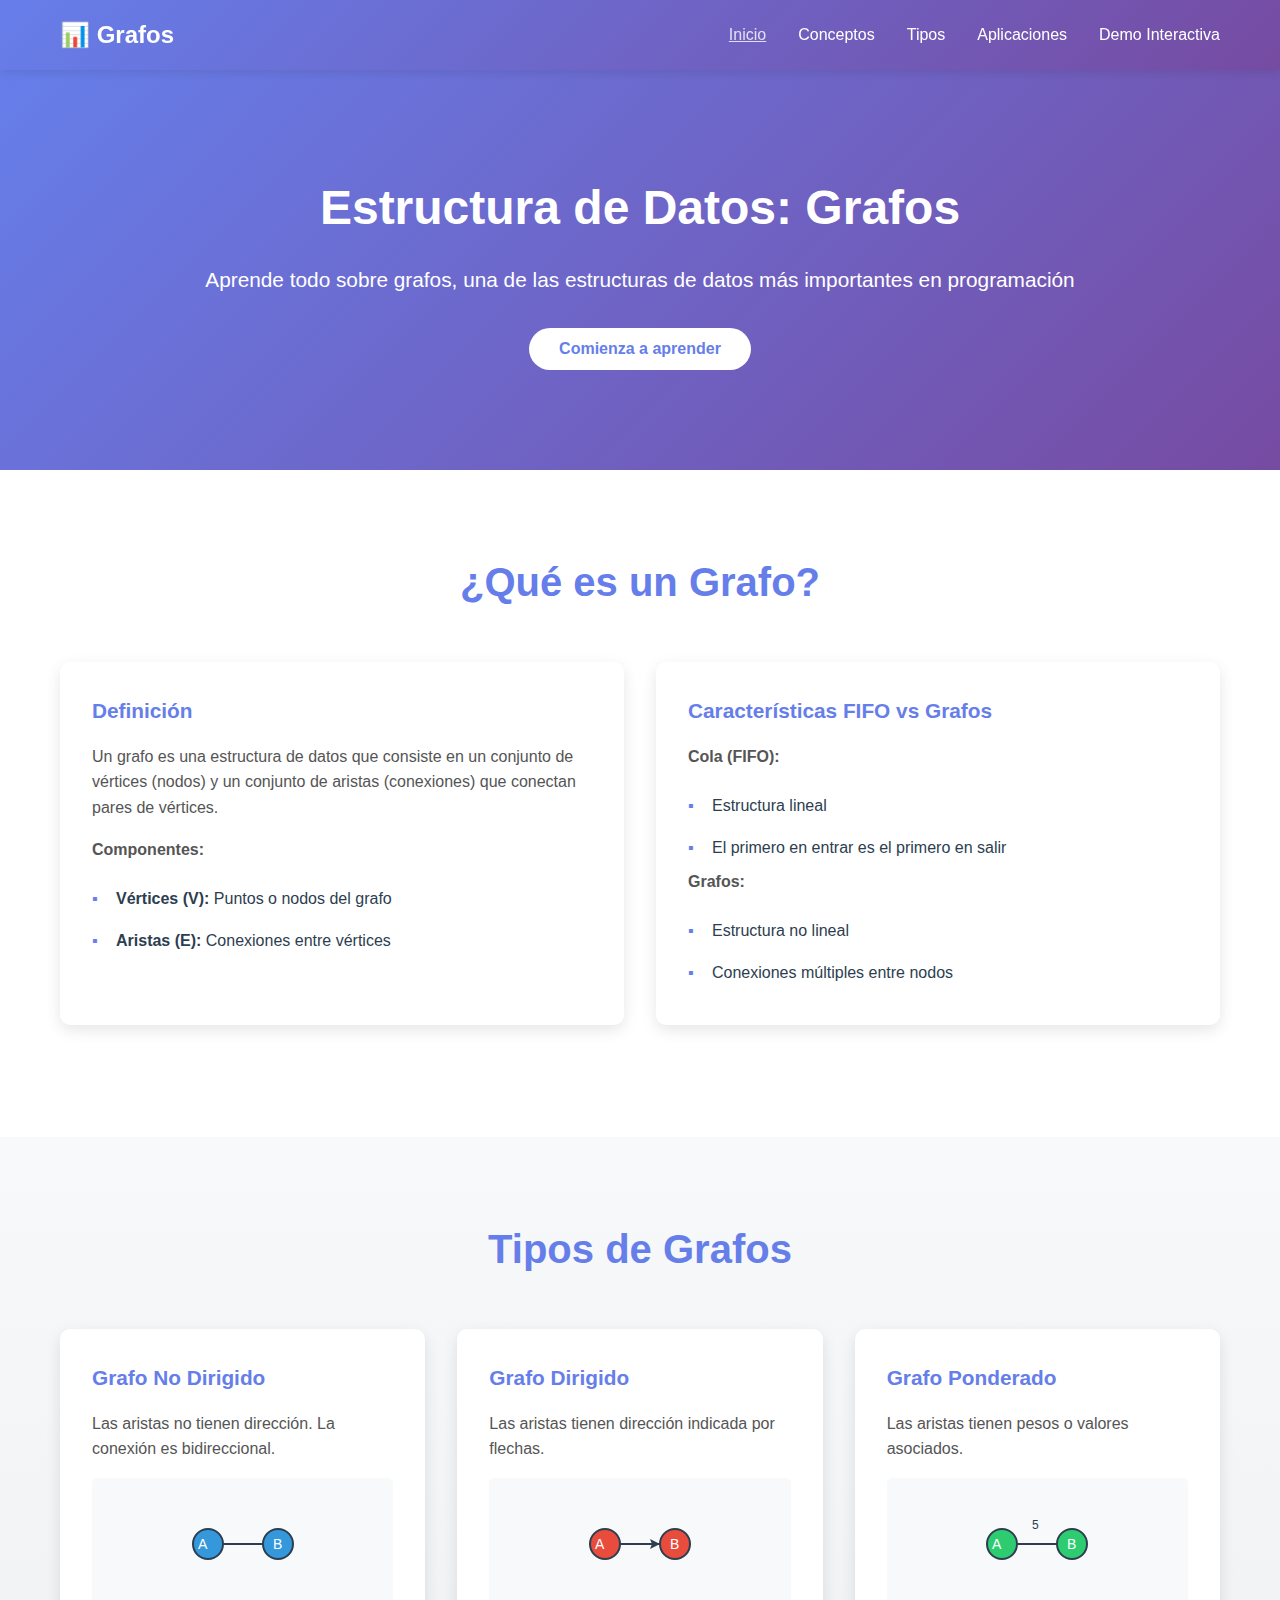
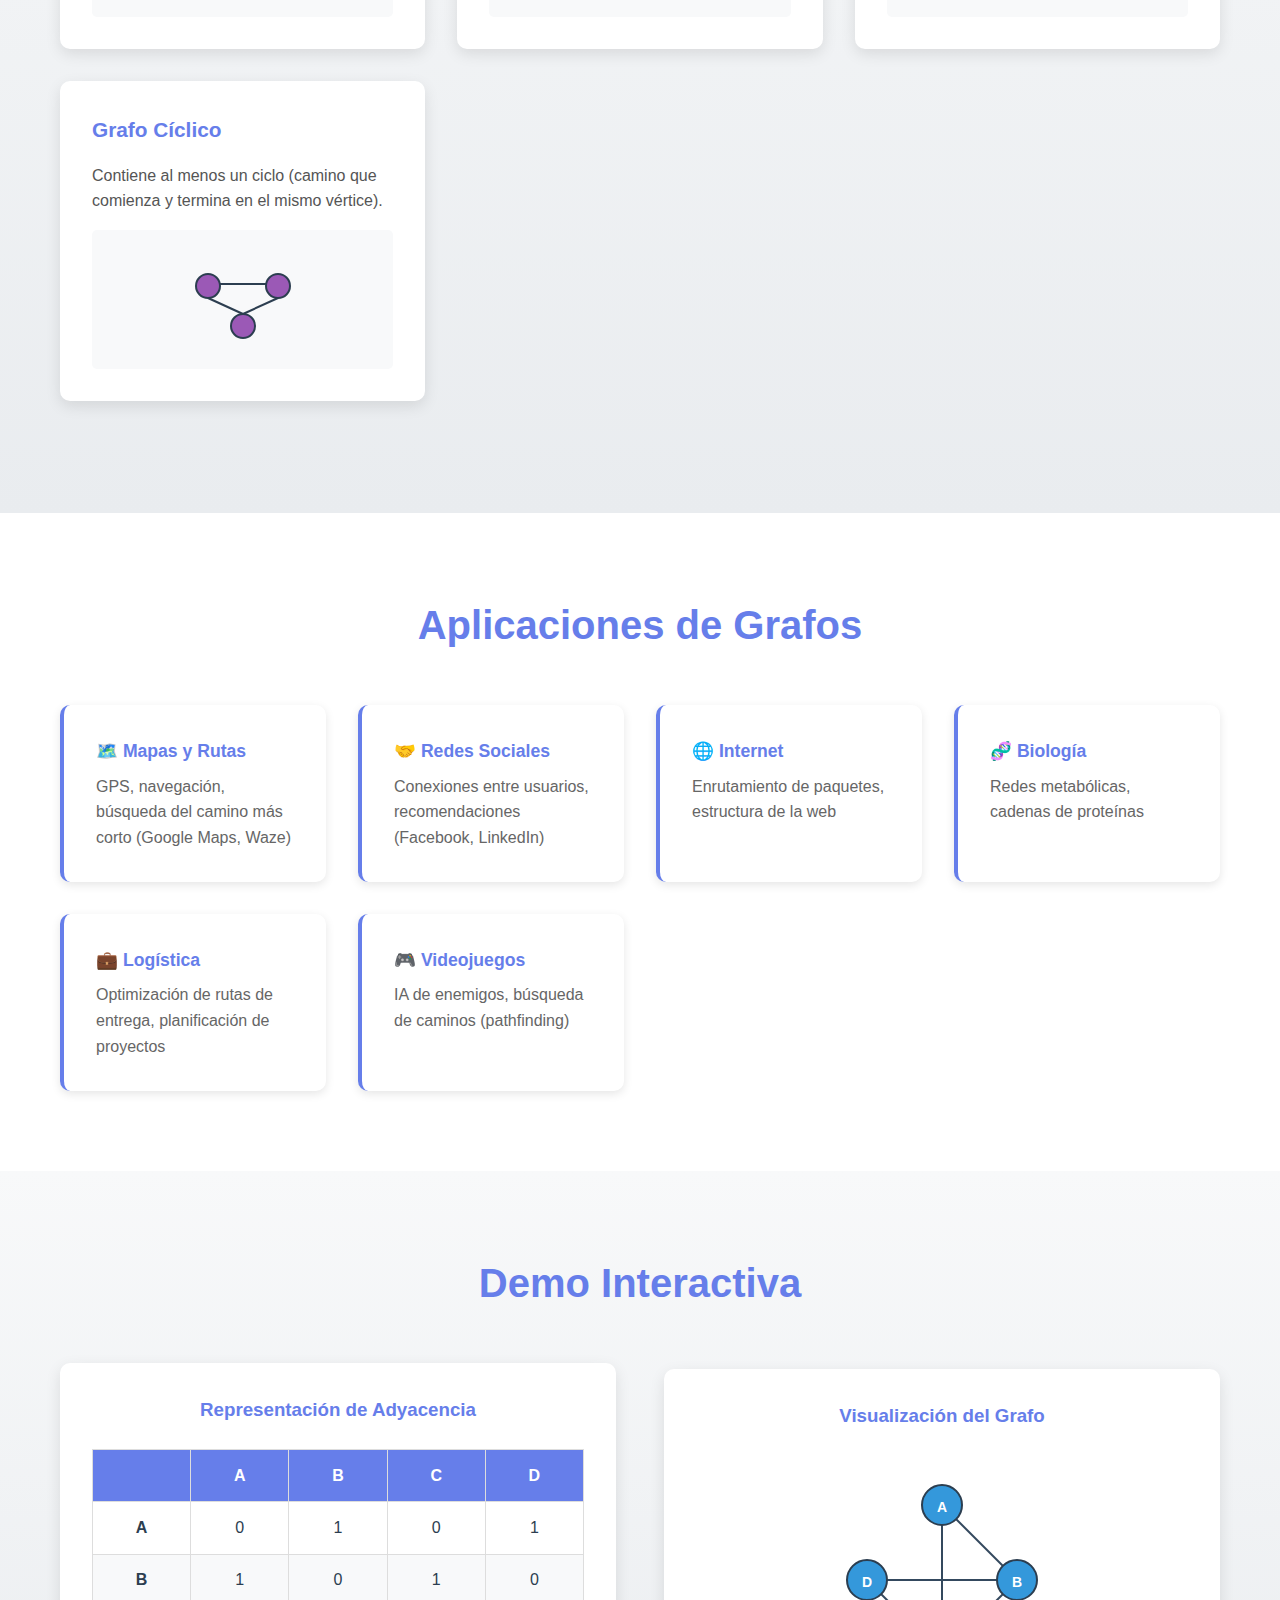
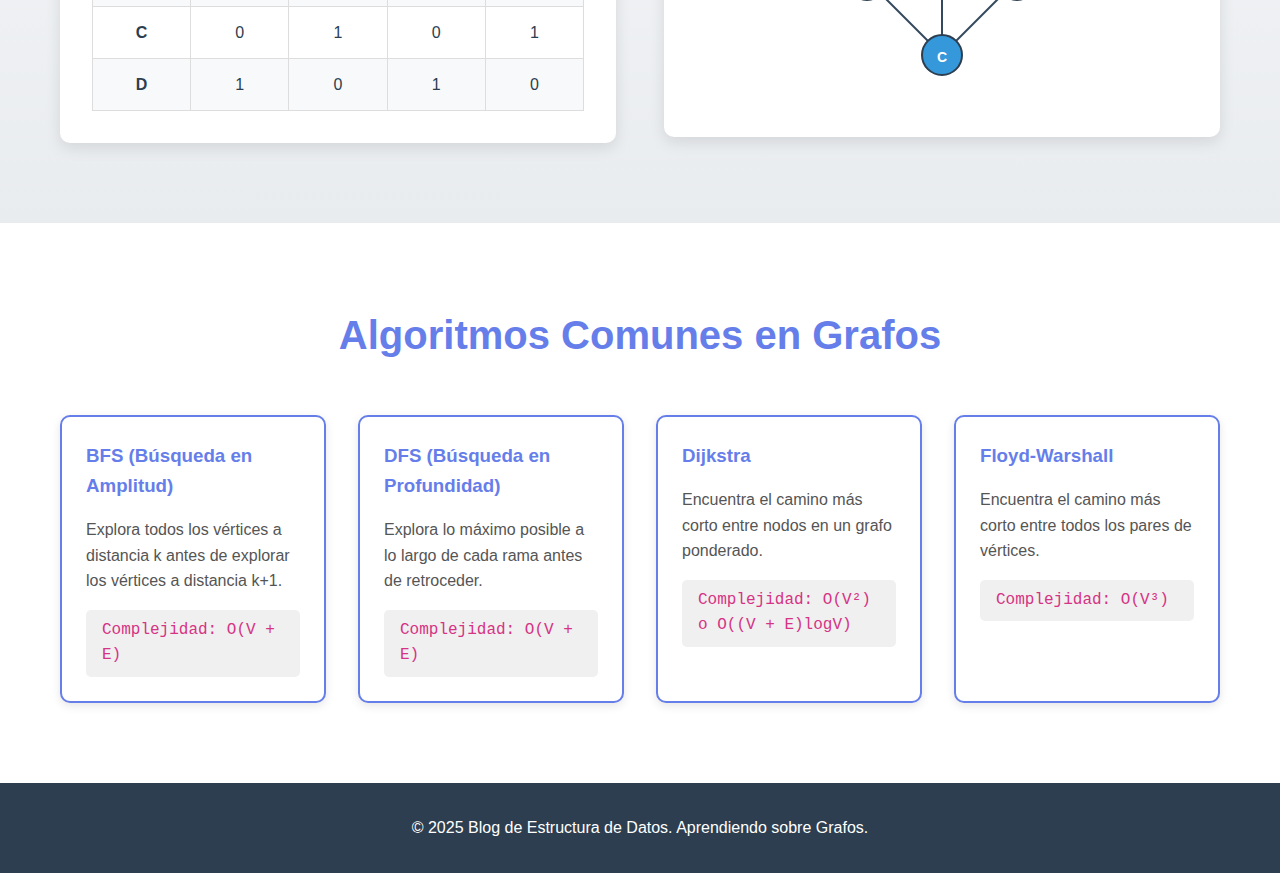
<file: index.html>
<!DOCTYPE html>
<html lang="es">
<head>
    <meta charset="UTF-8">
    <meta name="viewport" content="width=device-width, initial-scale=1.0">
    <title>Blog - Estructura de Datos: Grafos</title>
    <link rel="stylesheet" href="styles.css">
</head>
<body>
    <nav class="navbar">
        <div class="container">
            <div class="logo">📊 Grafos</div>
            <ul class="nav-menu">
                <li><a href="#inicio" class="active">Inicio</a></li>
                <li><a href="#conceptos">Conceptos</a></li>
                <li><a href="#tipos">Tipos</a></li>
                <li><a href="#aplicaciones">Aplicaciones</a></li>
                <li><a href="#demo">Demo Interactiva</a></li>
            </ul>
        </div>
    </nav>

    <section id="inicio" class="hero">
        <div class="container">
            <h1>Estructura de Datos: Grafos</h1>
            <p>Aprende todo sobre grafos, una de las estructuras de datos más importantes en programación</p>
            <button class="btn-primary" onclick="scrollToSection('conceptos')">Comienza a aprender</button>
        </div>
    </section>

    <section id="conceptos" class="section">
        <div class="container">
            <h2>¿Qué es un Grafo?</h2>
            <div class="content-grid">
                <div class="card">
                    <h3>Definición</h3>
                    <p>Un grafo es una estructura de datos que consiste en un conjunto de vértices (nodos) y un conjunto de aristas (conexiones) que conectan pares de vértices.</p>
                    <p><strong>Componentes:</strong></p>
                    <ul>
                        <li><strong>Vértices (V):</strong> Puntos o nodos del grafo</li>
                        <li><strong>Aristas (E):</strong> Conexiones entre vértices</li>
                    </ul>
                </div>
                <div class="card">
                    <h3>Características FIFO vs Grafos</h3>
                    <p><strong>Cola (FIFO):</strong></p>
                    <ul>
                        <li>Estructura lineal</li>
                        <li>El primero en entrar es el primero en salir</li>
                    </ul>
                    <p><strong>Grafos:</strong></p>
                    <ul>
                        <li>Estructura no lineal</li>
                        <li>Conexiones múltiples entre nodos</li>
                    </ul>
                </div>
            </div>
        </div>
    </section>

    <section id="tipos" class="section alternate">
        <div class="container">
            <h2>Tipos de Grafos</h2>
            <div class="content-grid">
                <div class="card">
                    <h3>Grafo No Dirigido</h3>
                    <p>Las aristas no tienen dirección. La conexión es bidireccional.</p>
                    <div class="example">
                        <svg width="150" height="100" viewBox="0 0 150 100">
                            <circle cx="40" cy="50" r="15" fill="#3498db" stroke="#2c3e50" stroke-width="2"/>
                            <circle cx="110" cy="50" r="15" fill="#3498db" stroke="#2c3e50" stroke-width="2"/>
                            <line x1="55" y1="50" x2="95" y2="50" stroke="#2c3e50" stroke-width="2"/>
                            <text x="30" y="55" font-size="14" fill="#fff">A</text>
                            <text x="105" y="55" font-size="14" fill="#fff">B</text>
                        </svg>
                    </div>
                </div>
                <div class="card">
                    <h3>Grafo Dirigido</h3>
                    <p>Las aristas tienen dirección indicada por flechas.</p>
                    <div class="example">
                        <svg width="150" height="100" viewBox="0 0 150 100">
                            <circle cx="40" cy="50" r="15" fill="#e74c3c" stroke="#2c3e50" stroke-width="2"/>
                            <circle cx="110" cy="50" r="15" fill="#e74c3c" stroke="#2c3e50" stroke-width="2"/>
                            <line x1="55" y1="50" x2="95" y2="50" stroke="#2c3e50" stroke-width="2"/>
                            <polygon points="95,50 85,45 87,50 85,55" fill="#2c3e50"/>
                            <text x="30" y="55" font-size="14" fill="#fff">A</text>
                            <text x="105" y="55" font-size="14" fill="#fff">B</text>
                        </svg>
                    </div>
                </div>
                <div class="card">
                    <h3>Grafo Ponderado</h3>
                    <p>Las aristas tienen pesos o valores asociados.</p>
                    <div class="example">
                        <svg width="150" height="100" viewBox="0 0 150 100">
                            <circle cx="40" cy="50" r="15" fill="#2ecc71" stroke="#2c3e50" stroke-width="2"/>
                            <circle cx="110" cy="50" r="15" fill="#2ecc71" stroke="#2c3e50" stroke-width="2"/>
                            <line x1="55" y1="50" x2="95" y2="50" stroke="#2c3e50" stroke-width="2"/>
                            <text x="30" y="55" font-size="14" fill="#fff">A</text>
                            <text x="105" y="55" font-size="14" fill="#fff">B</text>
                            <text x="70" y="35" font-size="12" fill="#2c3e50">5</text>
                        </svg>
                    </div>
                </div>
                <div class="card">
                    <h3>Grafo Cíclico</h3>
                    <p>Contiene al menos un ciclo (camino que comienza y termina en el mismo vértice).</p>
                    <div class="example">
                        <svg width="150" height="100" viewBox="0 0 150 100">
                            <circle cx="40" cy="40" r="12" fill="#9b59b6" stroke="#2c3e50" stroke-width="2"/>
                            <circle cx="110" cy="40" r="12" fill="#9b59b6" stroke="#2c3e50" stroke-width="2"/>
                            <circle cx="75" cy="80" r="12" fill="#9b59b6" stroke="#2c3e50" stroke-width="2"/>
                            <line x1="52" y1="38" x2="98" y2="38" stroke="#2c3e50" stroke-width="2"/>
                            <line x1="40" y1="52" x2="75" y2="68" stroke="#2c3e50" stroke-width="2"/>
                            <line x1="110" y1="52" x2="75" y2="68" stroke="#2c3e50" stroke-width="2"/>
                        </svg>
                    </div>
                </div>
            </div>
        </div>
    </section>

    <section id="aplicaciones" class="section">
        <div class="container">
            <h2>Aplicaciones de Grafos</h2>
            <div class="applications">
                <div class="app-item">
                    <h3>🗺️ Mapas y Rutas</h3>
                    <p>GPS, navegación, búsqueda del camino más corto (Google Maps, Waze)</p>
                </div>
                <div class="app-item">
                    <h3>🤝 Redes Sociales</h3>
                    <p>Conexiones entre usuarios, recomendaciones (Facebook, LinkedIn)</p>
                </div>
                <div class="app-item">
                    <h3>🌐 Internet</h3>
                    <p>Enrutamiento de paquetes, estructura de la web</p>
                </div>
                <div class="app-item">
                    <h3>🧬 Biología</h3>
                    <p>Redes metabólicas, cadenas de proteínas</p>
                </div>
                <div class="app-item">
                    <h3>💼 Logística</h3>
                    <p>Optimización de rutas de entrega, planificación de proyectos</p>
                </div>
                <div class="app-item">
                    <h3>🎮 Videojuegos</h3>
                    <p>IA de enemigos, búsqueda de caminos (pathfinding)</p>
                </div>
            </div>
        </div>
    </section>

    <section id="demo" class="section alternate">
        <div class="container">
            <h2>Demo Interactiva</h2>
            <div class="demo-container">
                <div class="demo-left">
                    <h3>Representación de Adyacencia</h3>
                    <div class="adjacency-matrix">
                        <table>
                            <thead>
                                <tr>
                                    <th></th>
                                    <th>A</th>
                                    <th>B</th>
                                    <th>C</th>
                                    <th>D</th>
                                </tr>
                            </thead>
                            <tbody>
                                <tr>
                                    <td><strong>A</strong></td>
                                    <td>0</td>
                                    <td>1</td>
                                    <td>0</td>
                                    <td>1</td>
                                </tr>
                                <tr>
                                    <td><strong>B</strong></td>
                                    <td>1</td>
                                    <td>0</td>
                                    <td>1</td>
                                    <td>0</td>
                                </tr>
                                <tr>
                                    <td><strong>C</strong></td>
                                    <td>0</td>
                                    <td>1</td>
                                    <td>0</td>
                                    <td>1</td>
                                </tr>
                                <tr>
                                    <td><strong>D</strong></td>
                                    <td>1</td>
                                    <td>0</td>
                                    <td>1</td>
                                    <td>0</td>
                                </tr>
                            </tbody>
                        </table>
                    </div>
                </div>
                <div class="demo-right">
                    <h3>Visualización del Grafo</h3>
                    <svg width="250" height="250" viewBox="0 0 250 250" class="graph-visualization">
                        <!-- Aristas -->
                        <line x1="125" y1="50" x2="200" y2="125" stroke="#34495e" stroke-width="2"/>
                        <line x1="125" y1="50" x2="125" y2="200" stroke="#34495e" stroke-width="2"/>
                        <line x1="200" y1="125" x2="125" y2="200" stroke="#34495e" stroke-width="2"/>
                        <line x1="50" y1="125" x2="125" y2="200" stroke="#34495e" stroke-width="2"/>
                        <line x1="50" y1="125" x2="200" y2="125" stroke="#34495e" stroke-width="2"/>
                        
                        <!-- Vértices -->
                        <circle cx="125" cy="50" r="20" fill="#3498db" stroke="#2c3e50" stroke-width="2"/>
                        <circle cx="200" cy="125" r="20" fill="#3498db" stroke="#2c3e50" stroke-width="2"/>
                        <circle cx="125" cy="200" r="20" fill="#3498db" stroke="#2c3e50" stroke-width="2"/>
                        <circle cx="50" cy="125" r="20" fill="#3498db" stroke="#2c3e50" stroke-width="2"/>
                        
                        <!-- Etiquetas -->
                        <text x="125" y="57" text-anchor="middle" font-size="14" fill="#fff" font-weight="bold">A</text>
                        <text x="200" y="132" text-anchor="middle" font-size="14" fill="#fff" font-weight="bold">B</text>
                        <text x="125" y="207" text-anchor="middle" font-size="14" fill="#fff" font-weight="bold">C</text>
                        <text x="50" y="132" text-anchor="middle" font-size="14" fill="#fff" font-weight="bold">D</text>
                    </svg>
                </div>
            </div>
        </div>
    </section>

    <section class="section">
        <div class="container">
            <h2>Algoritmos Comunes en Grafos</h2>
            <div class="algorithms">
                <div class="algo-card">
                    <h3>BFS (Búsqueda en Amplitud)</h3>
                    <p>Explora todos los vértices a distancia k antes de explorar los vértices a distancia k+1.</p>
                    <code>Complejidad: O(V + E)</code>
                </div>
                <div class="algo-card">
                    <h3>DFS (Búsqueda en Profundidad)</h3>
                    <p>Explora lo máximo posible a lo largo de cada rama antes de retroceder.</p>
                    <code>Complejidad: O(V + E)</code>
                </div>
                <div class="algo-card">
                    <h3>Dijkstra</h3>
                    <p>Encuentra el camino más corto entre nodos en un grafo ponderado.</p>
                    <code>Complejidad: O(V²) o O((V + E)logV)</code>
                </div>
                <div class="algo-card">
                    <h3>Floyd-Warshall</h3>
                    <p>Encuentra el camino más corto entre todos los pares de vértices.</p>
                    <code>Complejidad: O(V³)</code>
                </div>
            </div>
        </div>
    </section>

    <footer>
        <div class="container">
            <p>&copy; 2025 Blog de Estructura de Datos. Aprendiendo sobre Grafos.</p>
        </div>
    </footer>

    <script src="script.js"></script>
</body>
</html>
</file>
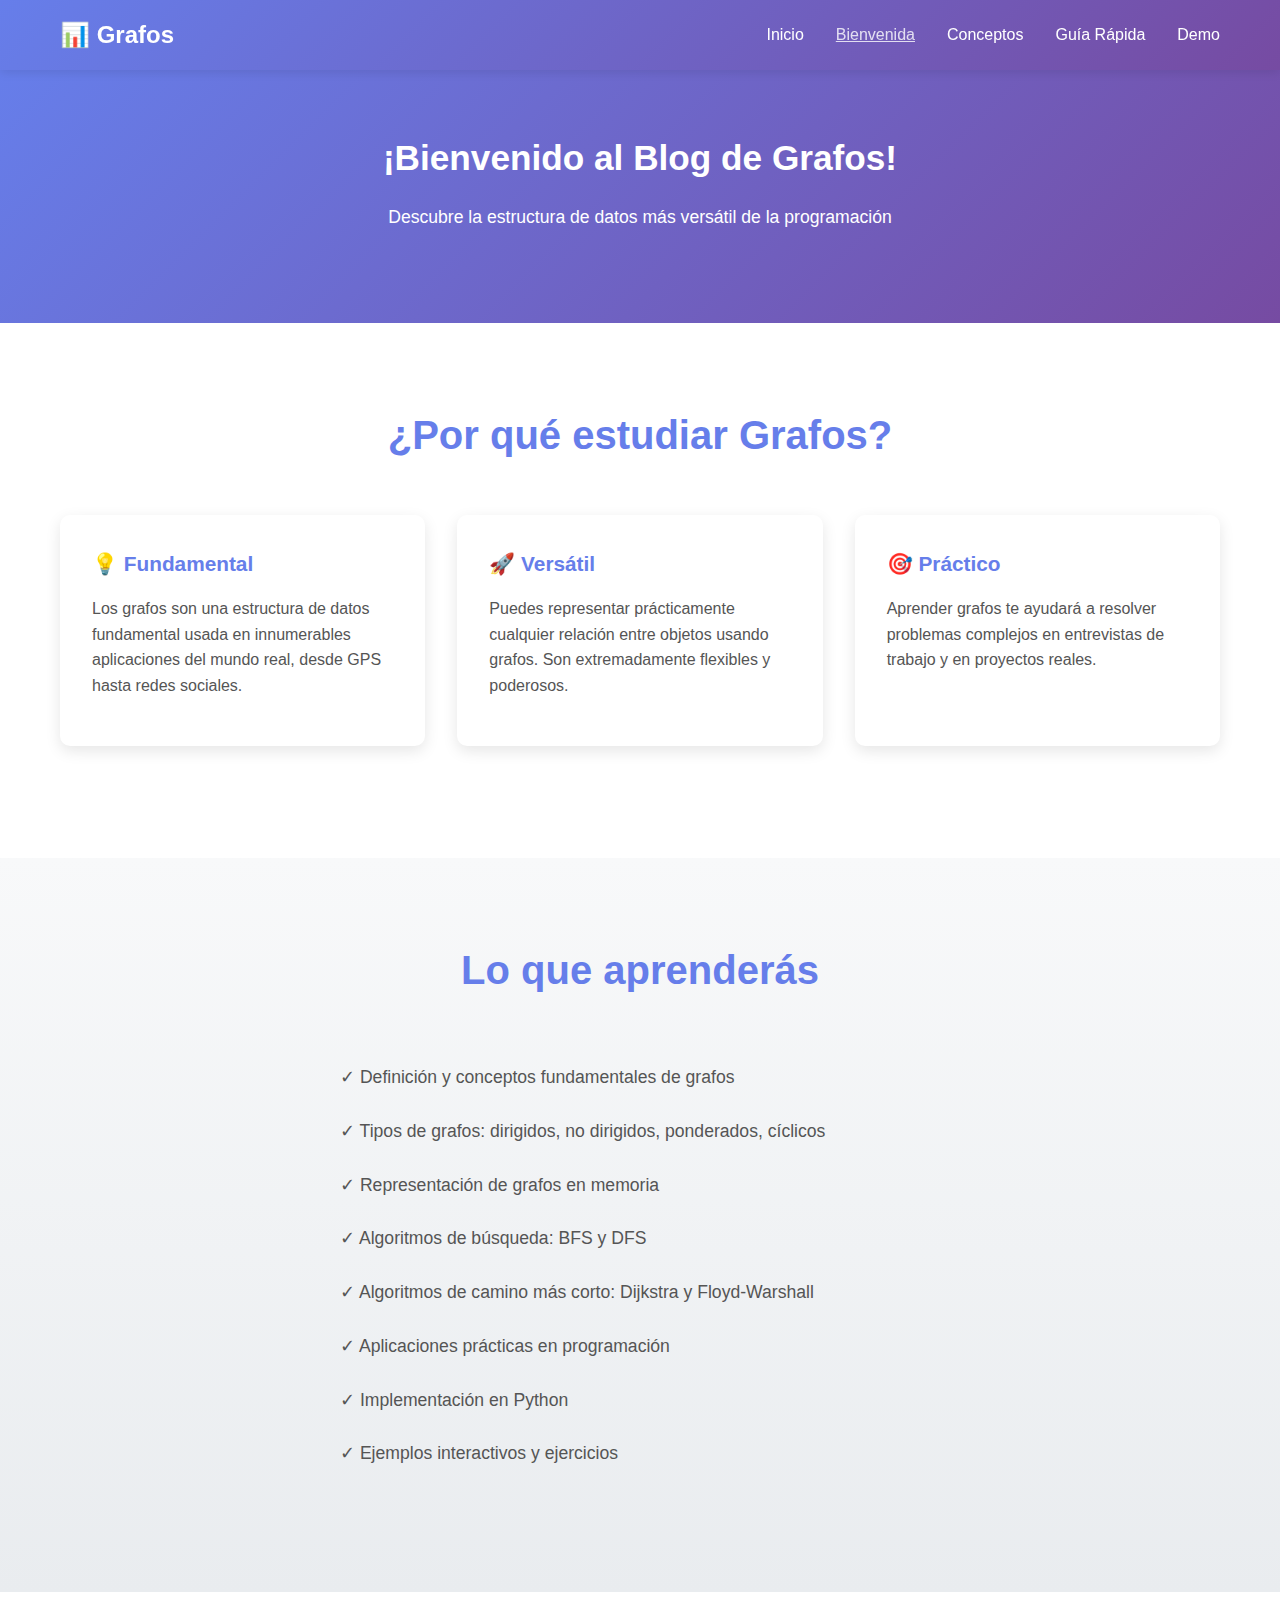
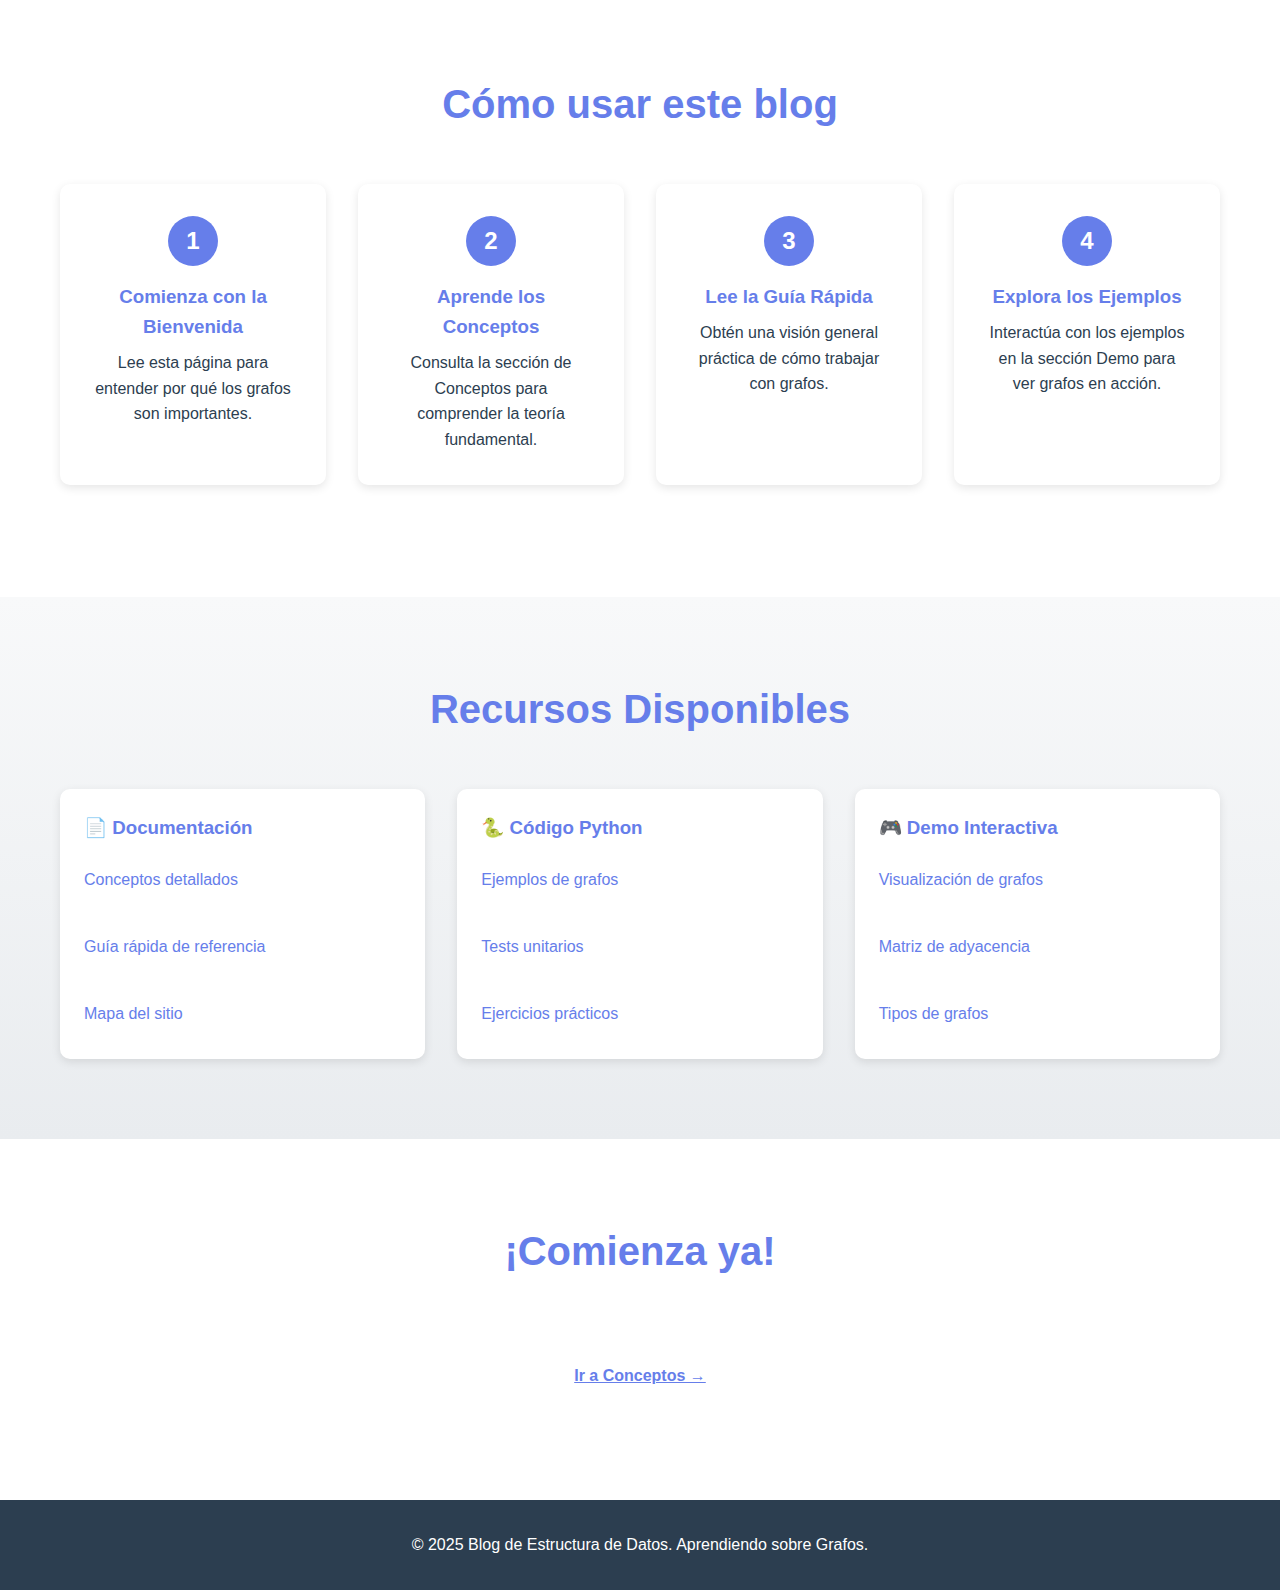
<file: bienvenida.html>
<!DOCTYPE html>
<html lang="es">
<head>
    <meta charset="UTF-8">
    <meta name="viewport" content="width=device-width, initial-scale=1.0">
    <title>Bienvenida - Blog Grafos</title>
    <link rel="stylesheet" href="styles.css">
</head>
<body>
    <nav class="navbar">
        <div class="container">
            <div class="logo">📊 Grafos</div>
            <ul class="nav-menu">
                <li><a href="indice.html">Inicio</a></li>
                <li><a href="bienvenida.html" class="active">Bienvenida</a></li>
                <li><a href="conceptos.html">Conceptos</a></li>
                <li><a href="guia_rapida.html">Guía Rápida</a></li>
                <li><a href="index.html">Demo</a></li>
            </ul>
        </div>
    </nav>

    <section class="hero-welcome">
        <div class="container">
            <h1>¡Bienvenido al Blog de Grafos!</h1>
            <p>Descubre la estructura de datos más versátil de la programación</p>
        </div>
    </section>

    <section class="section">
        <div class="container">
            <h2>¿Por qué estudiar Grafos?</h2>
            <div class="content-grid">
                <div class="card">
                    <h3>💡 Fundamental</h3>
                    <p>Los grafos son una estructura de datos fundamental usada en innumerables aplicaciones del mundo real, desde GPS hasta redes sociales.</p>
                </div>
                <div class="card">
                    <h3>🚀 Versátil</h3>
                    <p>Puedes representar prácticamente cualquier relación entre objetos usando grafos. Son extremadamente flexibles y poderosos.</p>
                </div>
                <div class="card">
                    <h3>🎯 Práctico</h3>
                    <p>Aprender grafos te ayudará a resolver problemas complejos en entrevistas de trabajo y en proyectos reales.</p>
                </div>
            </div>
        </div>
    </section>

    <section class="section alternate">
        <div class="container">
            <h2>Lo que aprenderás</h2>
            <ul class="learning-list">
                <li>✓ Definición y conceptos fundamentales de grafos</li>
                <li>✓ Tipos de grafos: dirigidos, no dirigidos, ponderados, cíclicos</li>
                <li>✓ Representación de grafos en memoria</li>
                <li>✓ Algoritmos de búsqueda: BFS y DFS</li>
                <li>✓ Algoritmos de camino más corto: Dijkstra y Floyd-Warshall</li>
                <li>✓ Aplicaciones prácticas en programación</li>
                <li>✓ Implementación en Python</li>
                <li>✓ Ejemplos interactivos y ejercicios</li>
            </ul>
        </div>
    </section>

    <section class="section">
        <div class="container">
            <h2>Cómo usar este blog</h2>
            <div class="how-to-grid">
                <div class="step-card">
                    <div class="step-number">1</div>
                    <h3>Comienza con la Bienvenida</h3>
                    <p>Lee esta página para entender por qué los grafos son importantes.</p>
                </div>
                <div class="step-card">
                    <div class="step-number">2</div>
                    <h3>Aprende los Conceptos</h3>
                    <p>Consulta la sección de Conceptos para comprender la teoría fundamental.</p>
                </div>
                <div class="step-card">
                    <div class="step-number">3</div>
                    <h3>Lee la Guía Rápida</h3>
                    <p>Obtén una visión general práctica de cómo trabajar con grafos.</p>
                </div>
                <div class="step-card">
                    <div class="step-number">4</div>
                    <h3>Explora los Ejemplos</h3>
                    <p>Interactúa con los ejemplos en la sección Demo para ver grafos en acción.</p>
                </div>
            </div>
        </div>
    </section>

    <section class="section alternate">
        <div class="container">
            <h2>Recursos Disponibles</h2>
            <div class="resources-grid">
                <div class="resource-card">
                    <h3>📄 Documentación</h3>
                    <p><a href="conceptos.html">Conceptos detallados</a><br>
                    <a href="guia_rapida.html">Guía rápida de referencia</a><br>
                    <a href="sitemap.md">Mapa del sitio</a></p>
                </div>
                <div class="resource-card">
                    <h3>🐍 Código Python</h3>
                    <p><a href="#grafo_ejemplos">Ejemplos de grafos</a><br>
                    <a href="#test_grafo">Tests unitarios</a><br>
                    <a href="#ejercicio">Ejercicios prácticos</a></p>
                </div>
                <div class="resource-card">
                    <h3>🎮 Demo Interactiva</h3>
                    <p><a href="index.html">Visualización de grafos</a><br>
                    <a href="index.html#demo">Matriz de adyacencia</a><br>
                    <a href="index.html#tipos">Tipos de grafos</a></p>
                </div>
            </div>
        </div>
    </section>

    <section class="section">
        <div class="container">
            <h2>¡Comienza ya!</h2>
            <div style="text-align: center; padding: 2rem;">
                <a href="conceptos.html" class="btn-primary">Ir a Conceptos →</a>
            </div>
        </div>
    </section>

    <footer>
        <div class="container">
            <p>&copy; 2025 Blog de Estructura de Datos. Aprendiendo sobre Grafos.</p>
        </div>
    </footer>

    <script src="script.js"></script>
</body>
</html>
</file>
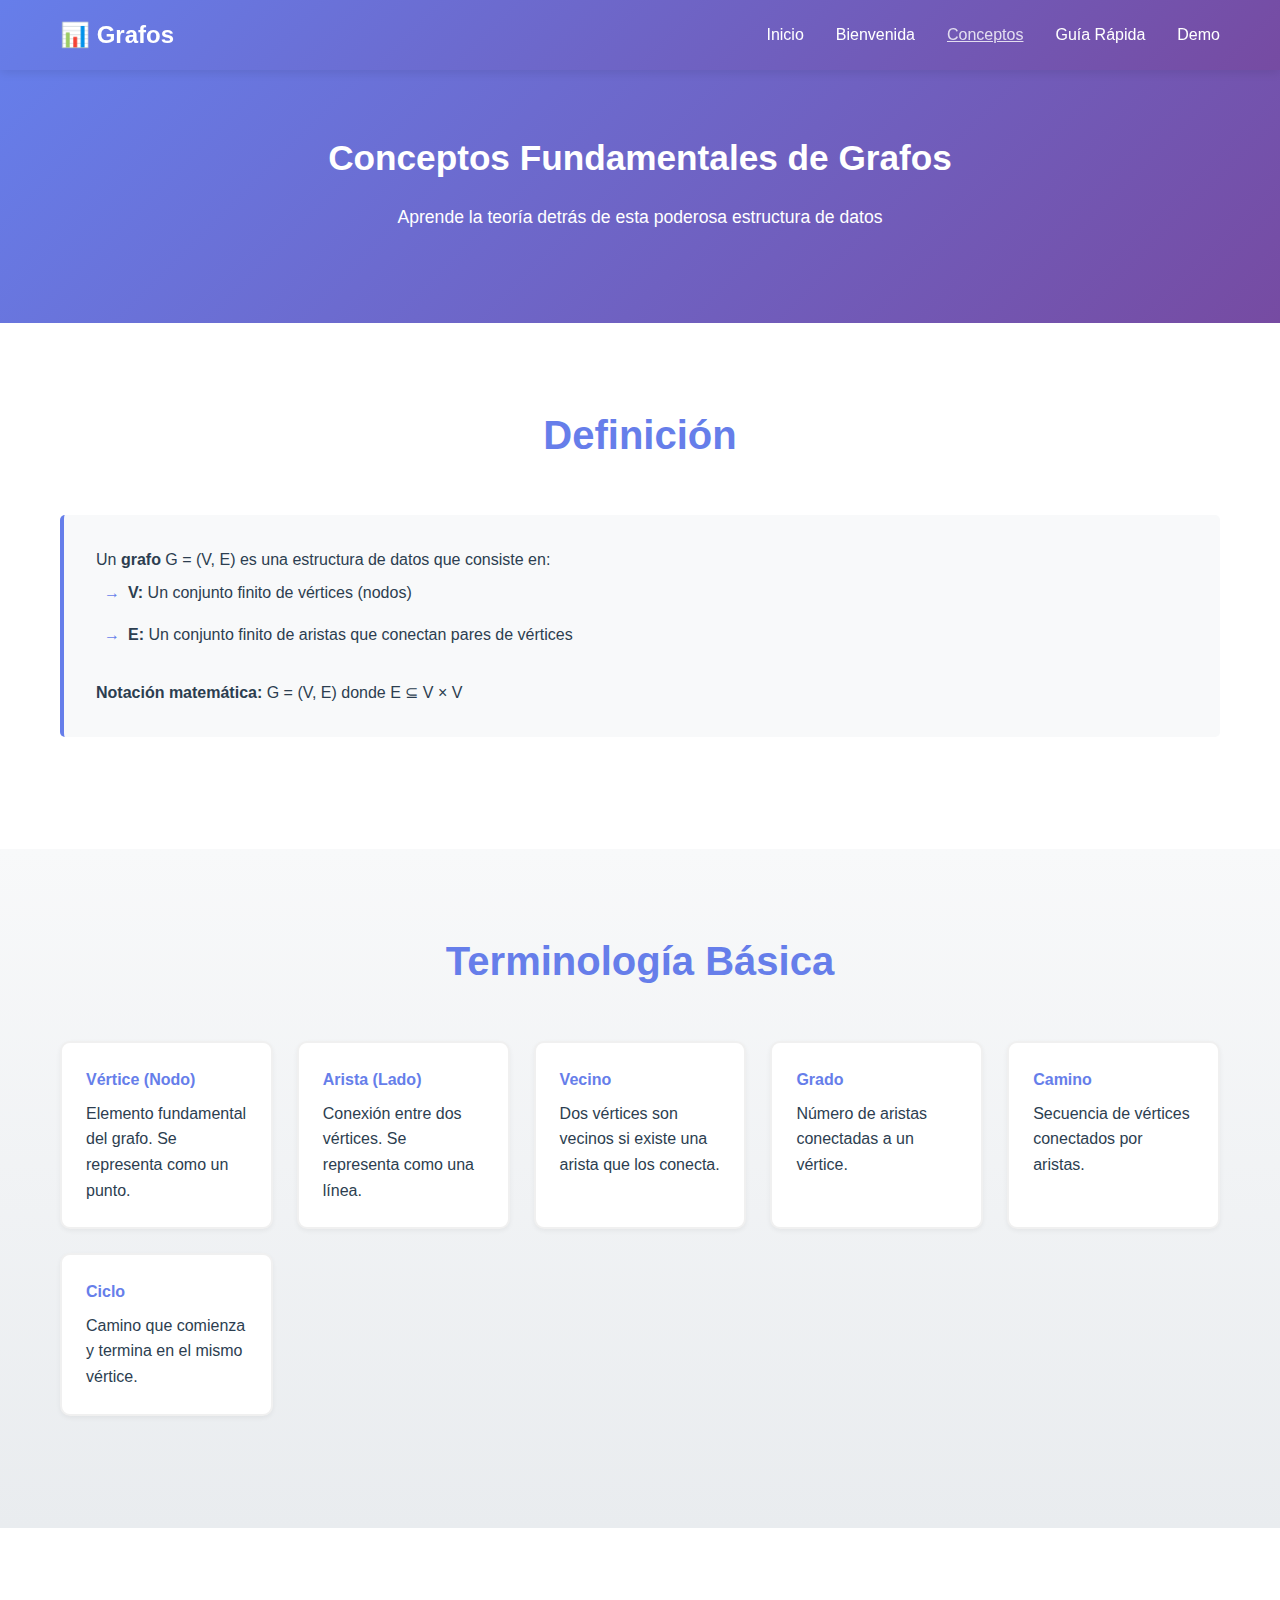
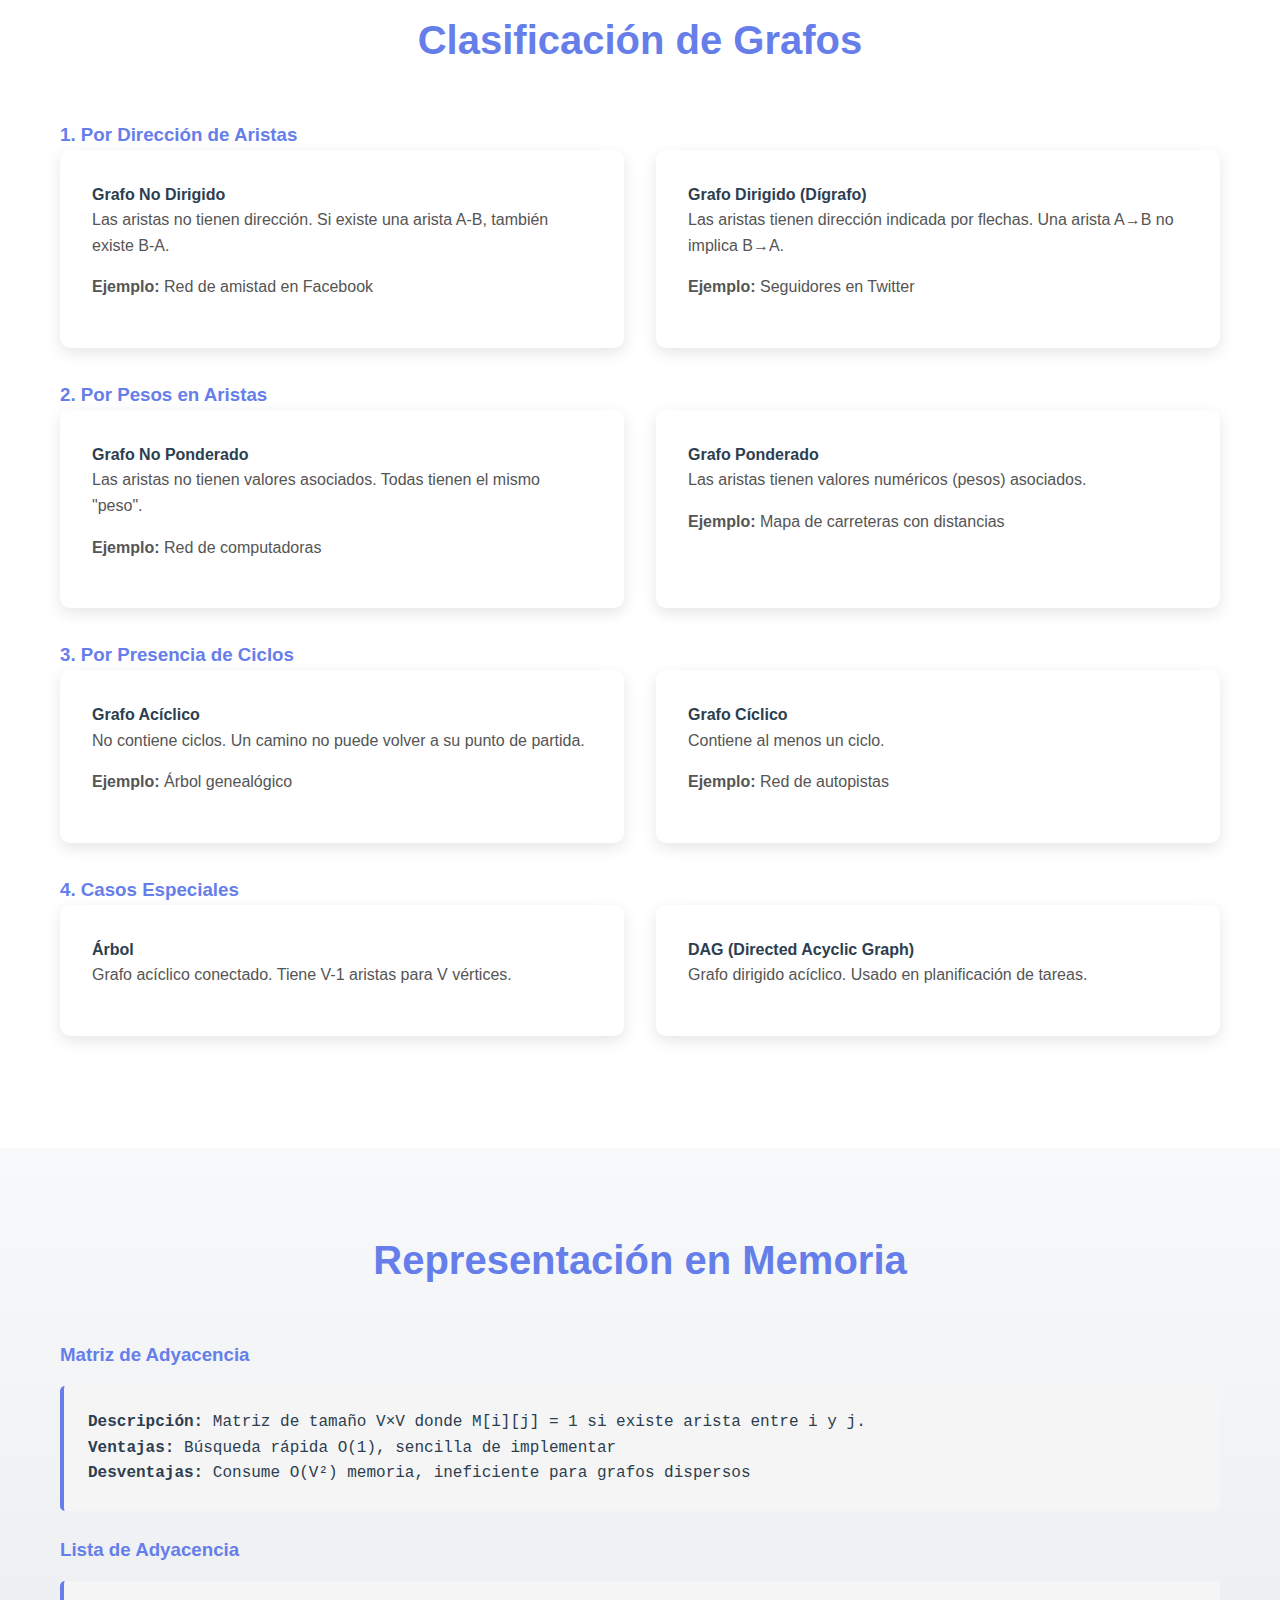
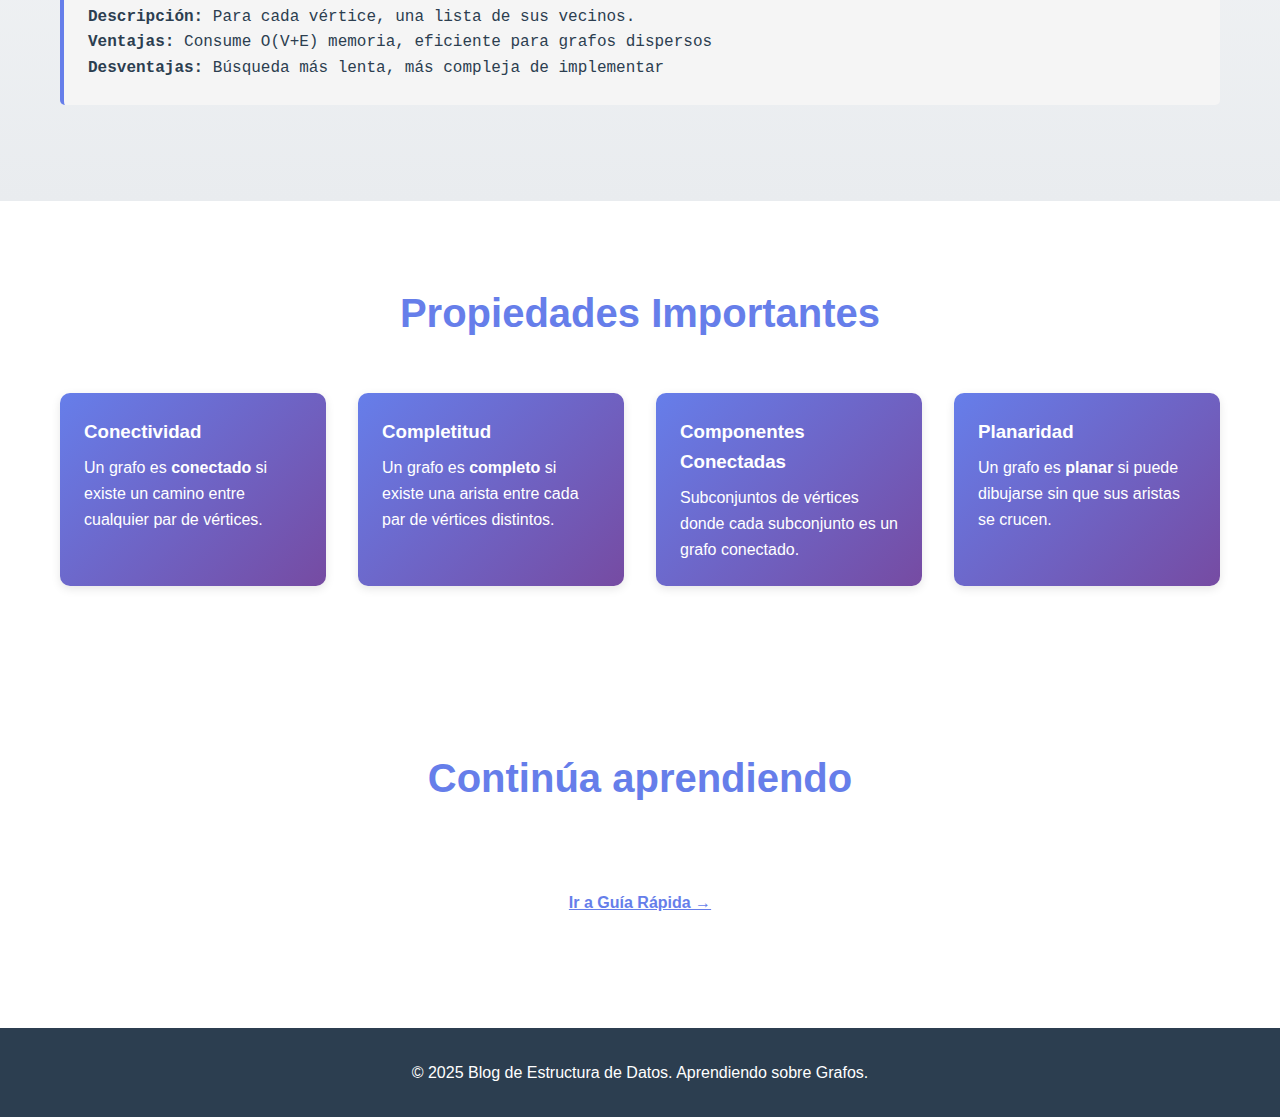
<file: conceptos.html>
<!DOCTYPE html>
<html lang="es">
<head>
    <meta charset="UTF-8">
    <meta name="viewport" content="width=device-width, initial-scale=1.0">
    <title>Conceptos - Blog Grafos</title>
    <link rel="stylesheet" href="styles.css">
</head>
<body>
    <nav class="navbar">
        <div class="container">
            <div class="logo">📊 Grafos</div>
            <ul class="nav-menu">
                <li><a href="indice.html">Inicio</a></li>
                <li><a href="bienvenida.html">Bienvenida</a></li>
                <li><a href="conceptos.html" class="active">Conceptos</a></li>
                <li><a href="guia_rapida.html">Guía Rápida</a></li>
                <li><a href="index.html">Demo</a></li>
            </ul>
        </div>
    </nav>

    <section class="hero-welcome">
        <div class="container">
            <h1>Conceptos Fundamentales de Grafos</h1>
            <p>Aprende la teoría detrás de esta poderosa estructura de datos</p>
        </div>
    </section>

    <section class="section">
        <div class="container">
            <h2>Definición</h2>
            <div class="concept-box">
                <p>Un <strong>grafo</strong> G = (V, E) es una estructura de datos que consiste en:</p>
                <ul class="concept-list">
                    <li><strong>V:</strong> Un conjunto finito de vértices (nodos)</li>
                    <li><strong>E:</strong> Un conjunto finito de aristas que conectan pares de vértices</li>
                </ul>
                <p style="margin-top: 1.5rem;"><strong>Notación matemática:</strong> G = (V, E) donde E ⊆ V × V</p>
            </div>
        </div>
    </section>

    <section class="section alternate">
        <div class="container">
            <h2>Terminología Básica</h2>
            <div class="terminology-grid">
                <div class="term-card">
                    <h3>Vértice (Nodo)</h3>
                    <p>Elemento fundamental del grafo. Se representa como un punto.</p>
                </div>
                <div class="term-card">
                    <h3>Arista (Lado)</h3>
                    <p>Conexión entre dos vértices. Se representa como una línea.</p>
                </div>
                <div class="term-card">
                    <h3>Vecino</h3>
                    <p>Dos vértices son vecinos si existe una arista que los conecta.</p>
                </div>
                <div class="term-card">
                    <h3>Grado</h3>
                    <p>Número de aristas conectadas a un vértice.</p>
                </div>
                <div class="term-card">
                    <h3>Camino</h3>
                    <p>Secuencia de vértices conectados por aristas.</p>
                </div>
                <div class="term-card">
                    <h3>Ciclo</h3>
                    <p>Camino que comienza y termina en el mismo vértice.</p>
                </div>
            </div>
        </div>
    </section>

    <section class="section">
        <div class="container">
            <h2>Clasificación de Grafos</h2>
            
            <h3 style="margin-top: 2rem; color: #667eea;">1. Por Dirección de Aristas</h3>
            <div class="content-grid">
                <div class="card">
                    <h4>Grafo No Dirigido</h4>
                    <p>Las aristas no tienen dirección. Si existe una arista A-B, también existe B-A.</p>
                    <p><strong>Ejemplo:</strong> Red de amistad en Facebook</p>
                </div>
                <div class="card">
                    <h4>Grafo Dirigido (Dígrafo)</h4>
                    <p>Las aristas tienen dirección indicada por flechas. Una arista A→B no implica B→A.</p>
                    <p><strong>Ejemplo:</strong> Seguidores en Twitter</p>
                </div>
            </div>

            <h3 style="margin-top: 2rem; color: #667eea;">2. Por Pesos en Aristas</h3>
            <div class="content-grid">
                <div class="card">
                    <h4>Grafo No Ponderado</h4>
                    <p>Las aristas no tienen valores asociados. Todas tienen el mismo "peso".</p>
                    <p><strong>Ejemplo:</strong> Red de computadoras</p>
                </div>
                <div class="card">
                    <h4>Grafo Ponderado</h4>
                    <p>Las aristas tienen valores numéricos (pesos) asociados.</p>
                    <p><strong>Ejemplo:</strong> Mapa de carreteras con distancias</p>
                </div>
            </div>

            <h3 style="margin-top: 2rem; color: #667eea;">3. Por Presencia de Ciclos</h3>
            <div class="content-grid">
                <div class="card">
                    <h4>Grafo Acíclico</h4>
                    <p>No contiene ciclos. Un camino no puede volver a su punto de partida.</p>
                    <p><strong>Ejemplo:</strong> Árbol genealógico</p>
                </div>
                <div class="card">
                    <h4>Grafo Cíclico</h4>
                    <p>Contiene al menos un ciclo.</p>
                    <p><strong>Ejemplo:</strong> Red de autopistas</p>
                </div>
            </div>

            <h3 style="margin-top: 2rem; color: #667eea;">4. Casos Especiales</h3>
            <div class="content-grid">
                <div class="card">
                    <h4>Árbol</h4>
                    <p>Grafo acíclico conectado. Tiene V-1 aristas para V vértices.</p>
                </div>
                <div class="card">
                    <h4>DAG (Directed Acyclic Graph)</h4>
                    <p>Grafo dirigido acíclico. Usado en planificación de tareas.</p>
                </div>
            </div>
        </div>
    </section>

    <section class="section alternate">
        <div class="container">
            <h2>Representación en Memoria</h2>
            
            <h3 style="color: #667eea; margin-top: 1.5rem;">Matriz de Adyacencia</h3>
            <div class="code-block">
                <p><strong>Descripción:</strong> Matriz de tamaño V×V donde M[i][j] = 1 si existe arista entre i y j.</p>
                <p><strong>Ventajas:</strong> Búsqueda rápida O(1), sencilla de implementar</p>
                <p><strong>Desventajas:</strong> Consume O(V²) memoria, ineficiente para grafos dispersos</p>
            </div>

            <h3 style="color: #667eea; margin-top: 1.5rem;">Lista de Adyacencia</h3>
            <div class="code-block">
                <p><strong>Descripción:</strong> Para cada vértice, una lista de sus vecinos.</p>
                <p><strong>Ventajas:</strong> Consume O(V+E) memoria, eficiente para grafos dispersos</p>
                <p><strong>Desventajas:</strong> Búsqueda más lenta, más compleja de implementar</p>
            </div>
        </div>
    </section>

    <section class="section">
        <div class="container">
            <h2>Propiedades Importantes</h2>
            <div class="properties-grid">
                <div class="property-card">
                    <h3>Conectividad</h3>
                    <p>Un grafo es <strong>conectado</strong> si existe un camino entre cualquier par de vértices.</p>
                </div>
                <div class="property-card">
                    <h3>Completitud</h3>
                    <p>Un grafo es <strong>completo</strong> si existe una arista entre cada par de vértices distintos.</p>
                </div>
                <div class="property-card">
                    <h3>Componentes Conectadas</h3>
                    <p>Subconjuntos de vértices donde cada subconjunto es un grafo conectado.</p>
                </div>
                <div class="property-card">
                    <h3>Planaridad</h3>
                    <p>Un grafo es <strong>planar</strong> si puede dibujarse sin que sus aristas se crucen.</p>
                </div>
            </div>
        </div>
    </section>

    <section class="section">
        <div class="container">
            <h2>Continúa aprendiendo</h2>
            <div style="text-align: center; padding: 2rem;">
                <a href="guia_rapida.html" class="btn-primary">Ir a Guía Rápida →</a>
            </div>
        </div>
    </section>

    <footer>
        <div class="container">
            <p>&copy; 2025 Blog de Estructura de Datos. Aprendiendo sobre Grafos.</p>
        </div>
    </footer>

    <script src="script.js"></script>
</body>
</html>
</file>
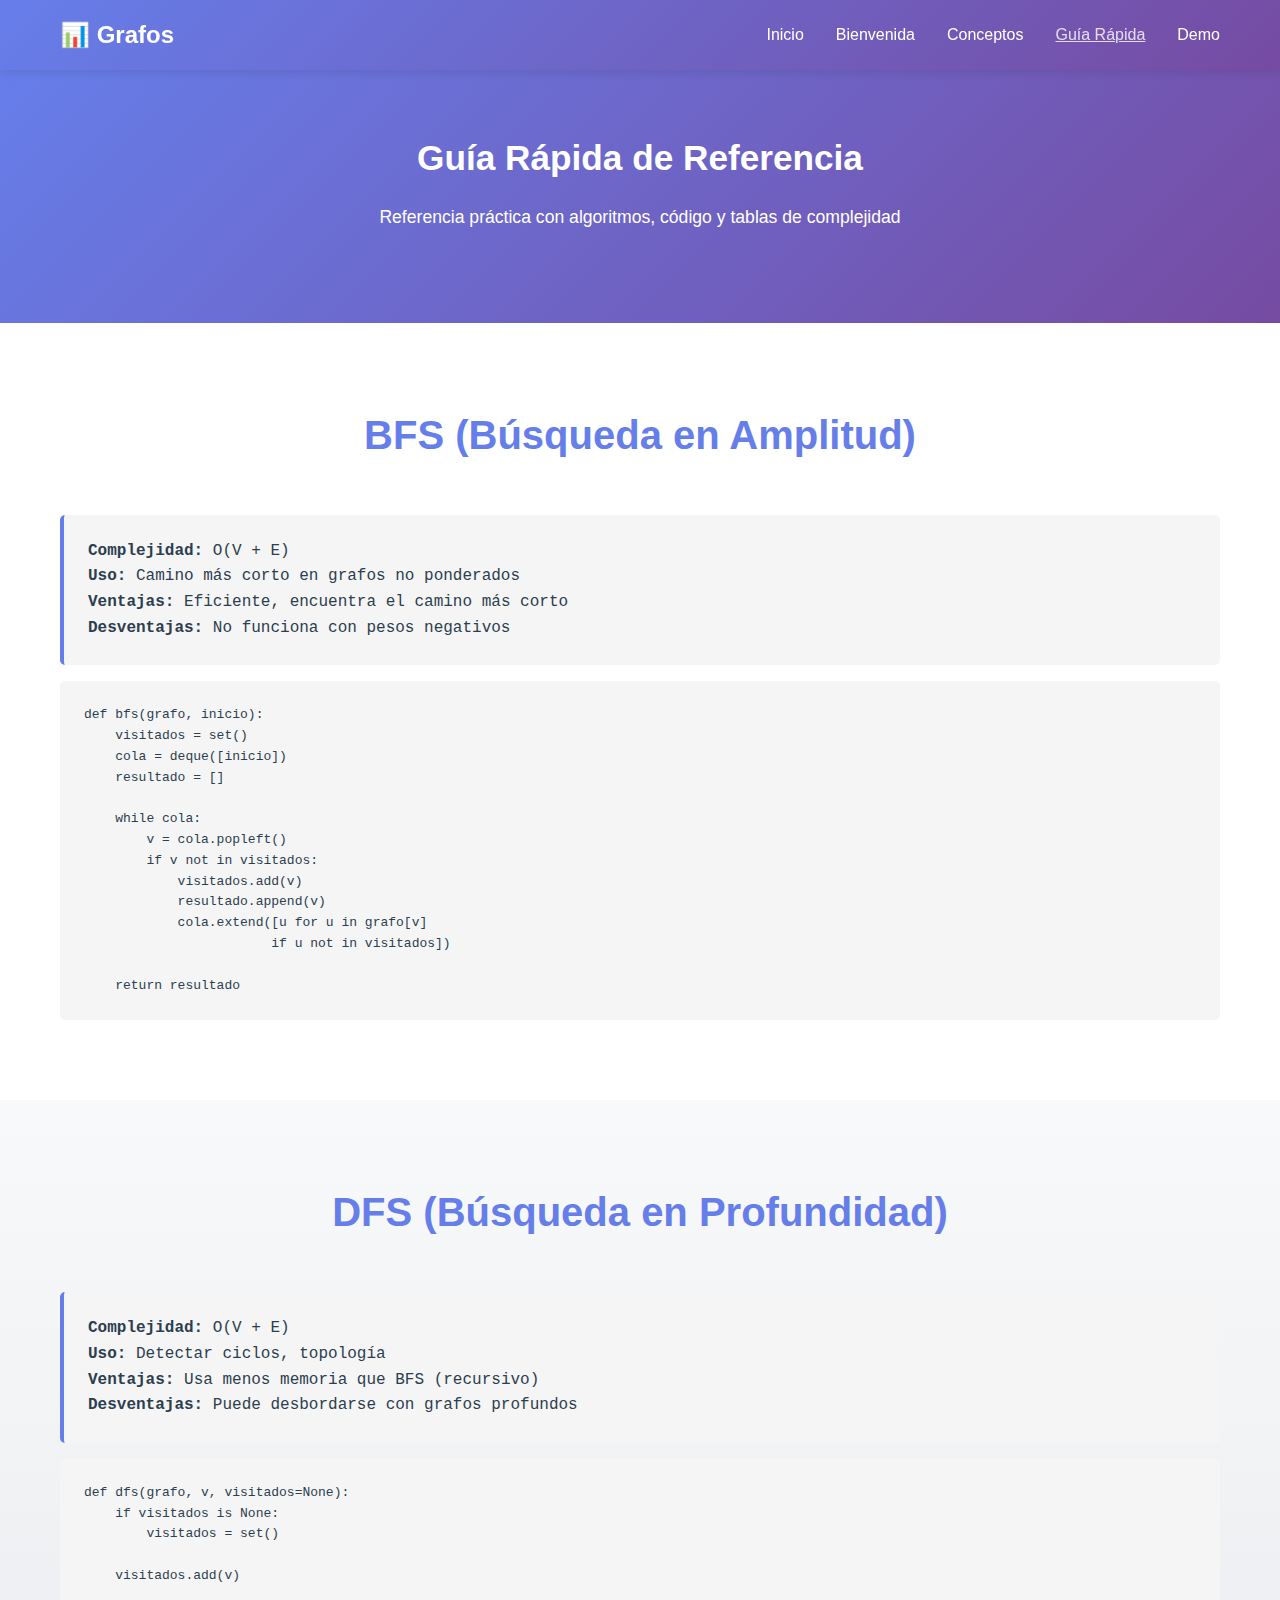
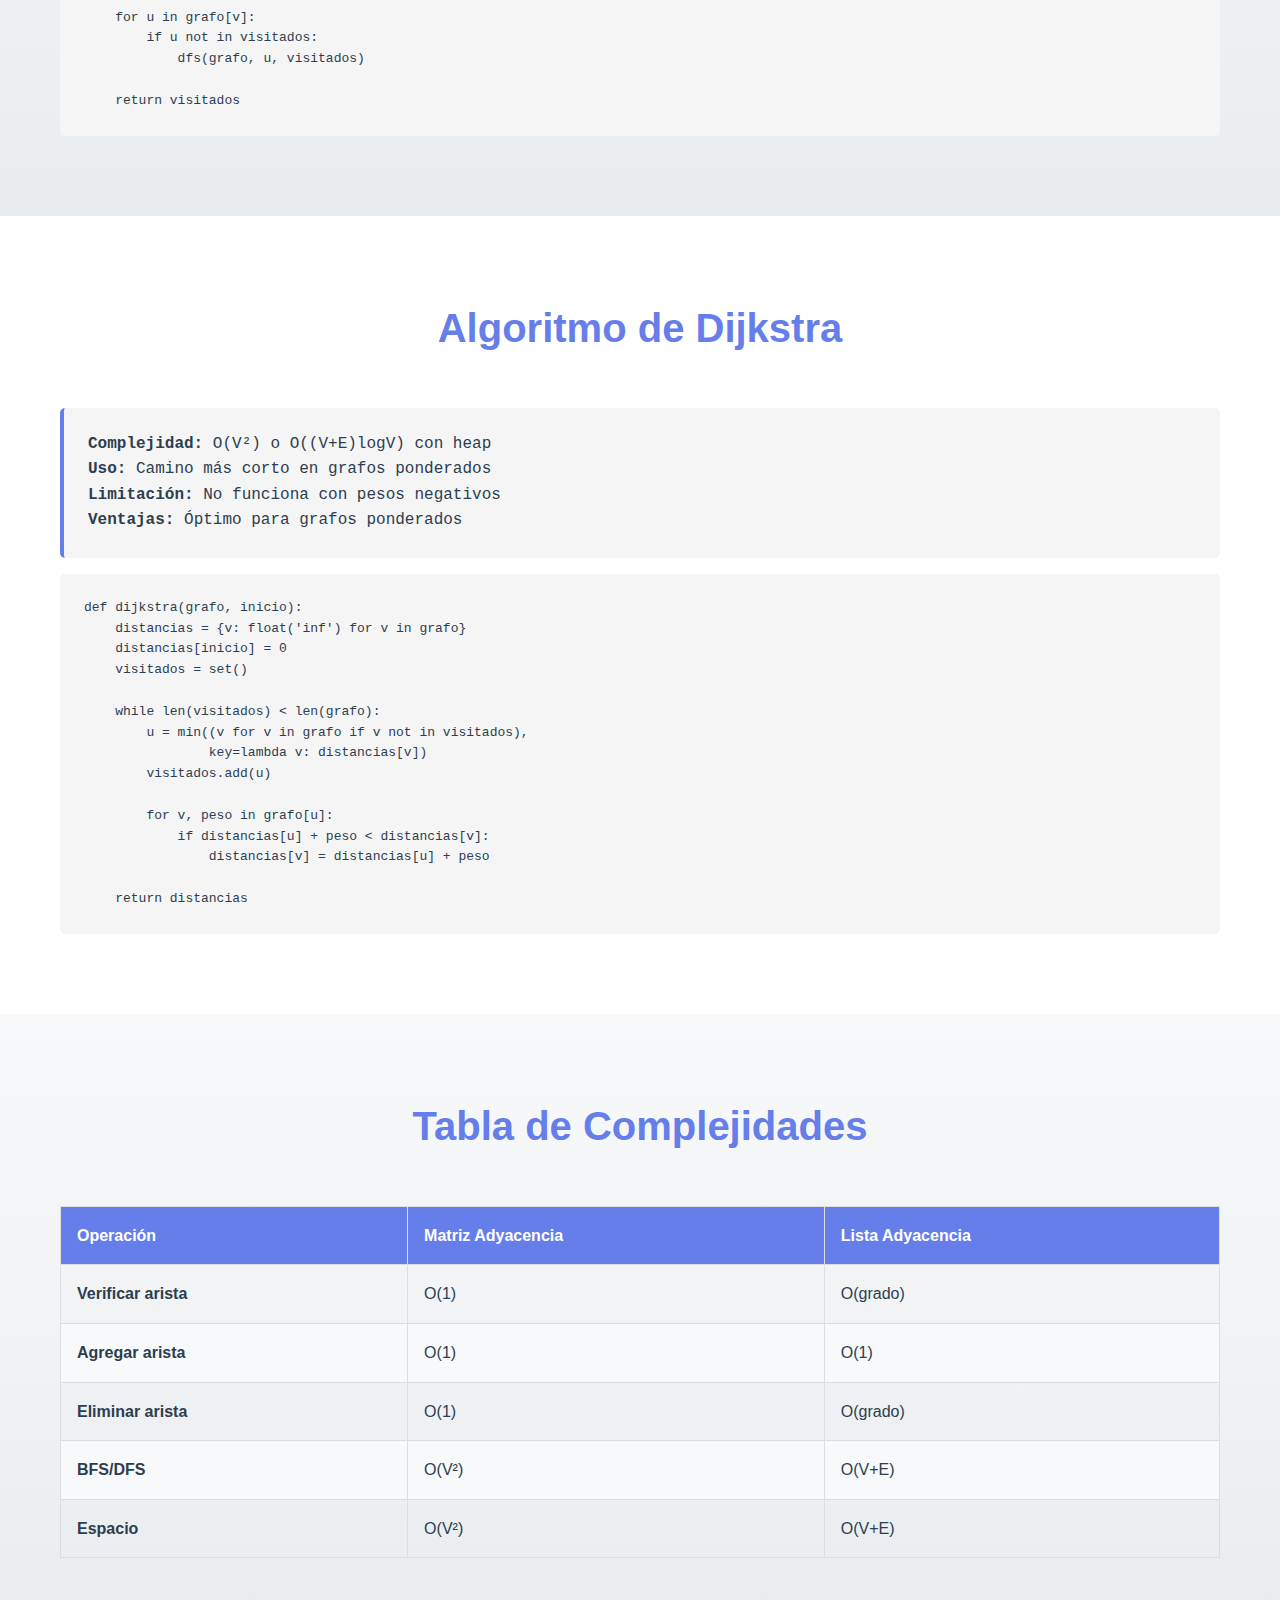
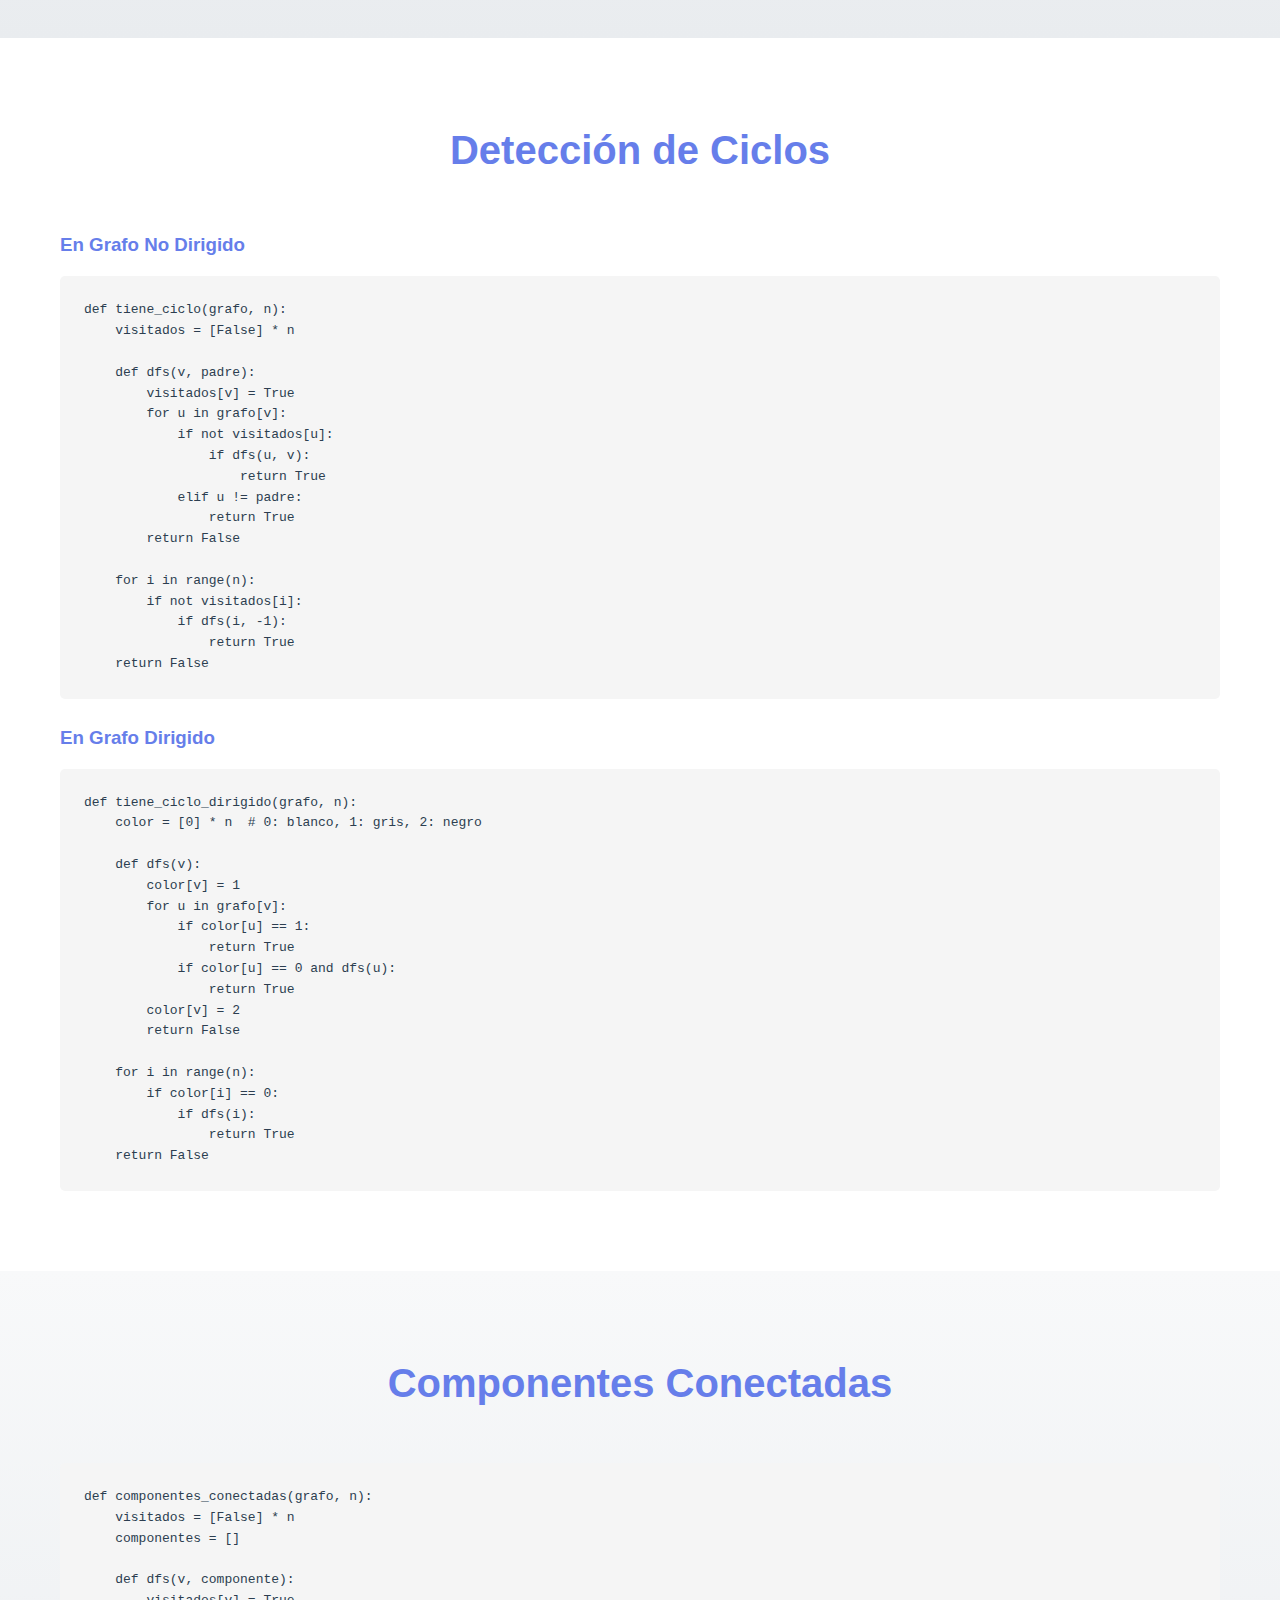
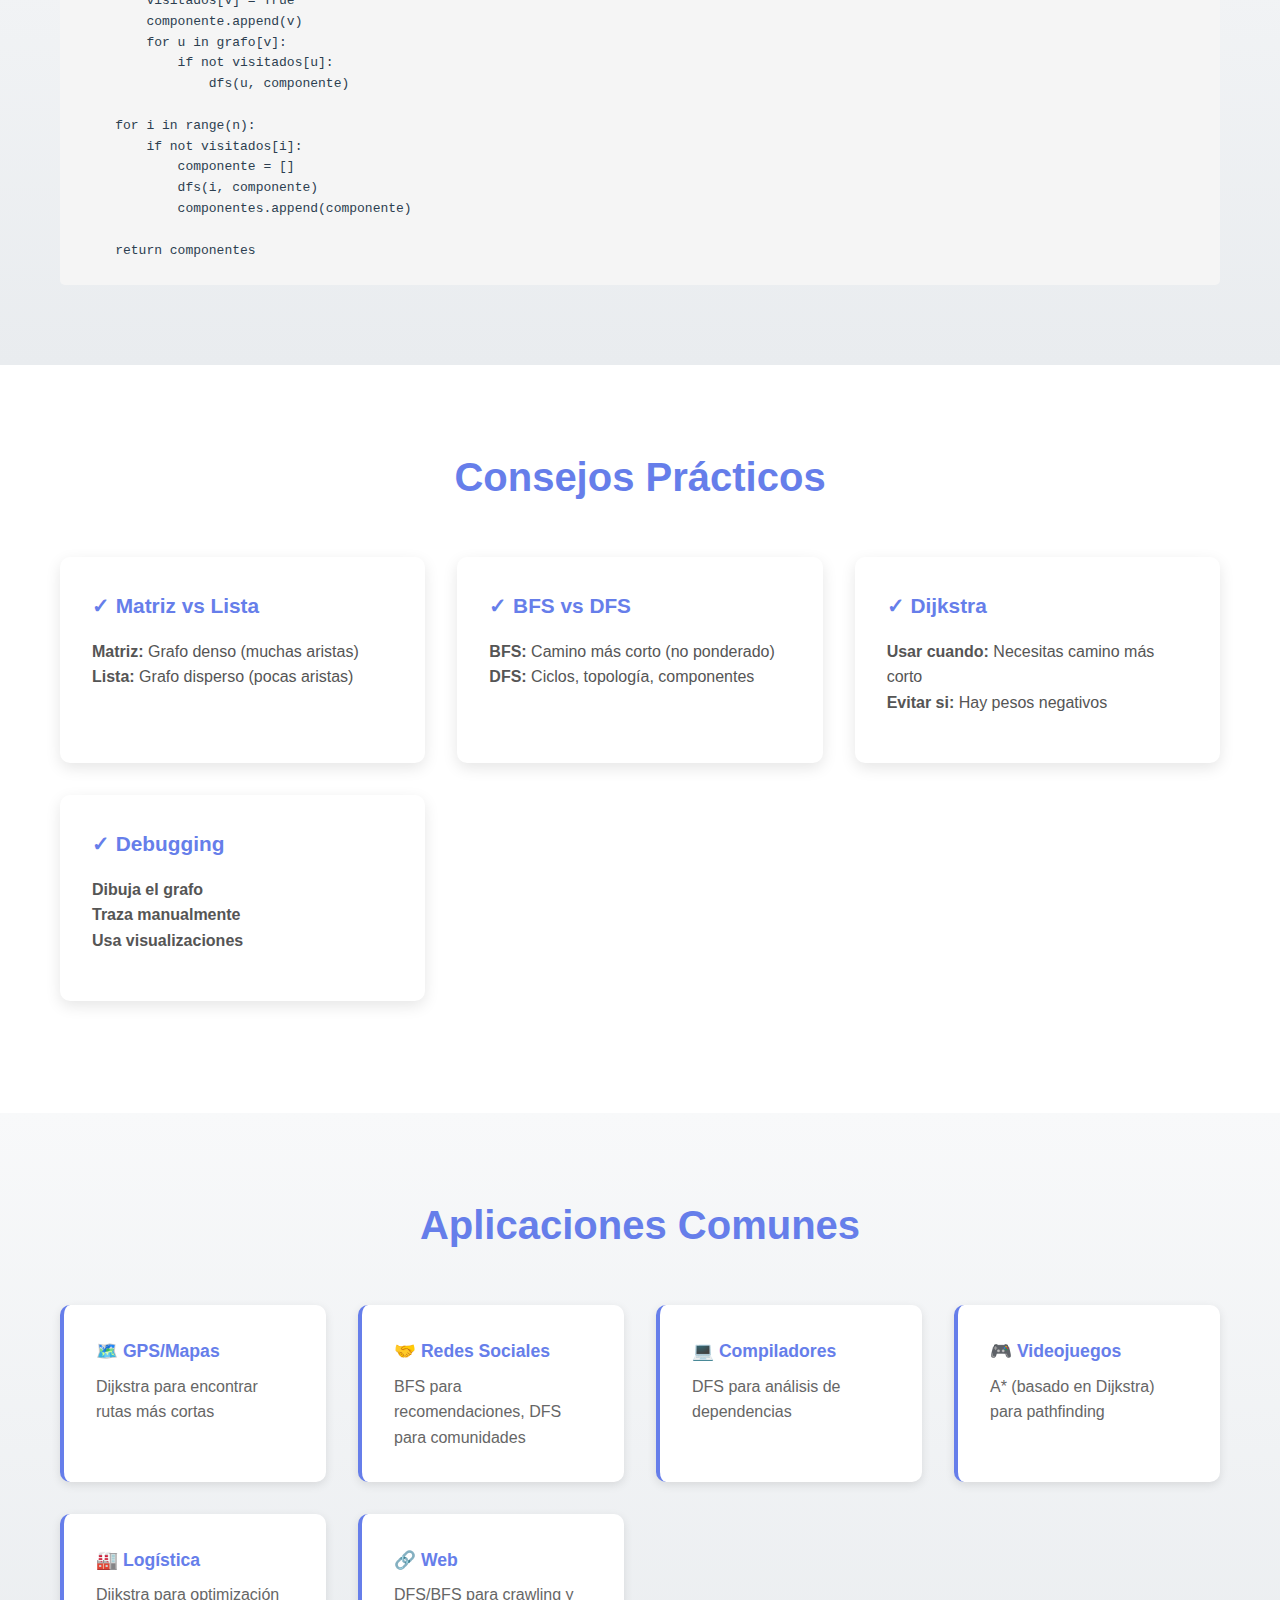
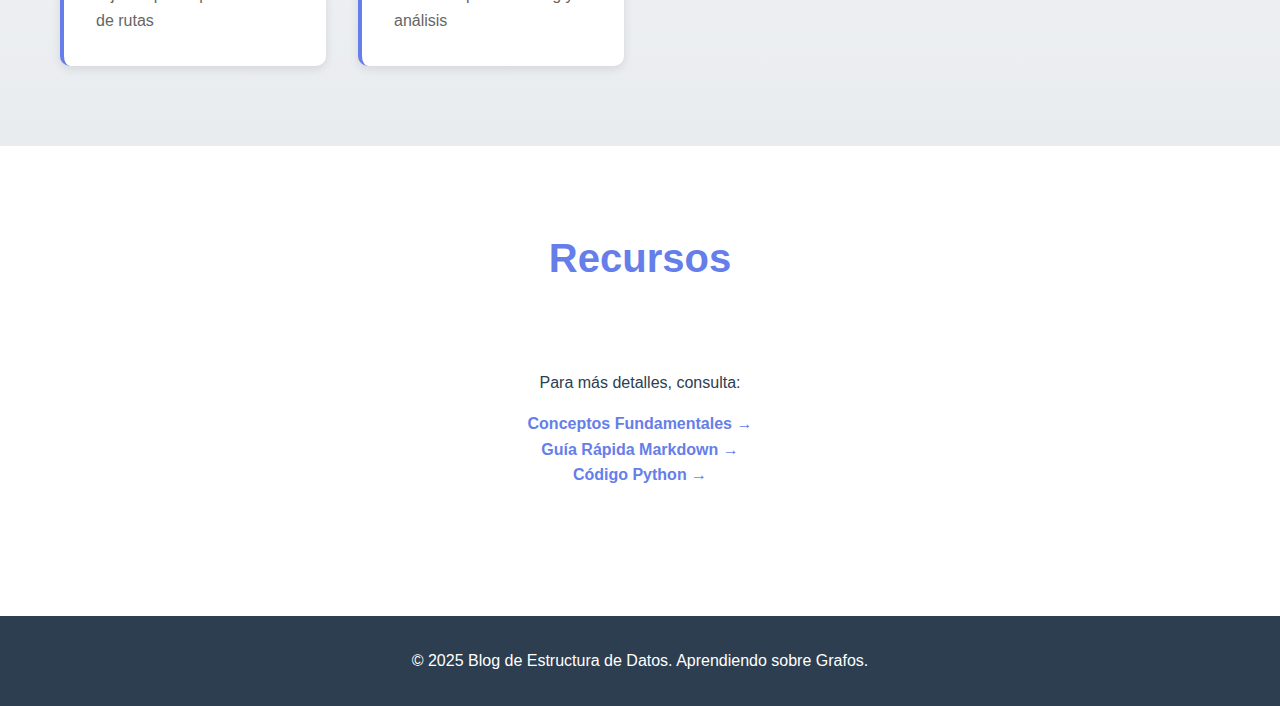
<file: guia_rapida.html>
<!DOCTYPE html>
<html lang="es">
<head>
    <meta charset="UTF-8">
    <meta name="viewport" content="width=device-width, initial-scale=1.0">
    <title>Guía Rápida - Blog Grafos</title>
    <link rel="stylesheet" href="styles.css">
</head>
<body>
    <nav class="navbar">
        <div class="container">
            <div class="logo">📊 Grafos</div>
            <ul class="nav-menu">
                <li><a href="indice.html">Inicio</a></li>
                <li><a href="bienvenida.html">Bienvenida</a></li>
                <li><a href="conceptos.html">Conceptos</a></li>
                <li><a href="guia_rapida.html" class="active">Guía Rápida</a></li>
                <li><a href="index.html">Demo</a></li>
            </ul>
        </div>
    </nav>

    <section class="hero-welcome">
        <div class="container">
            <h1>Guía Rápida de Referencia</h1>
            <p>Referencia práctica con algoritmos, código y tablas de complejidad</p>
        </div>
    </section>

    <section class="section">
        <div class="container">
            <h2>BFS (Búsqueda en Amplitud)</h2>
            <div class="code-block">
                <strong>Complejidad:</strong> O(V + E)<br>
                <strong>Uso:</strong> Camino más corto en grafos no ponderados<br>
                <strong>Ventajas:</strong> Eficiente, encuentra el camino más corto<br>
                <strong>Desventajas:</strong> No funciona con pesos negativos
            </div>
            <div style="background: #f5f5f5; padding: 1.5rem; border-radius: 5px; margin-top: 1rem;">
                <pre><code>def bfs(grafo, inicio):
    visitados = set()
    cola = deque([inicio])
    resultado = []
    
    while cola:
        v = cola.popleft()
        if v not in visitados:
            visitados.add(v)
            resultado.append(v)
            cola.extend([u for u in grafo[v] 
                        if u not in visitados])
    
    return resultado</code></pre>
            </div>
        </div>
    </section>

    <section class="section alternate">
        <div class="container">
            <h2>DFS (Búsqueda en Profundidad)</h2>
            <div class="code-block">
                <strong>Complejidad:</strong> O(V + E)<br>
                <strong>Uso:</strong> Detectar ciclos, topología<br>
                <strong>Ventajas:</strong> Usa menos memoria que BFS (recursivo)<br>
                <strong>Desventajas:</strong> Puede desbordarse con grafos profundos
            </div>
            <div style="background: #f5f5f5; padding: 1.5rem; border-radius: 5px; margin-top: 1rem;">
                <pre><code>def dfs(grafo, v, visitados=None):
    if visitados is None:
        visitados = set()
    
    visitados.add(v)
    
    for u in grafo[v]:
        if u not in visitados:
            dfs(grafo, u, visitados)
    
    return visitados</code></pre>
            </div>
        </div>
    </section>

    <section class="section">
        <div class="container">
            <h2>Algoritmo de Dijkstra</h2>
            <div class="code-block">
                <strong>Complejidad:</strong> O(V²) o O((V+E)logV) con heap<br>
                <strong>Uso:</strong> Camino más corto en grafos ponderados<br>
                <strong>Limitación:</strong> No funciona con pesos negativos<br>
                <strong>Ventajas:</strong> Óptimo para grafos ponderados
            </div>
            <div style="background: #f5f5f5; padding: 1.5rem; border-radius: 5px; margin-top: 1rem;">
                <pre><code>def dijkstra(grafo, inicio):
    distancias = {v: float('inf') for v in grafo}
    distancias[inicio] = 0
    visitados = set()
    
    while len(visitados) < len(grafo):
        u = min((v for v in grafo if v not in visitados),
                key=lambda v: distancias[v])
        visitados.add(u)
        
        for v, peso in grafo[u]:
            if distancias[u] + peso < distancias[v]:
                distancias[v] = distancias[u] + peso
    
    return distancias</code></pre>
            </div>
        </div>
    </section>

    <section class="section alternate">
        <div class="container">
            <h2>Tabla de Complejidades</h2>
            <div style="overflow-x: auto;">
                <table style="width: 100%; border-collapse: collapse;">
                    <thead>
                        <tr style="background: #667eea; color: white;">
                            <th style="padding: 1rem; border: 1px solid #ddd; text-align: left;">Operación</th>
                            <th style="padding: 1rem; border: 1px solid #ddd; text-align: left;">Matriz Adyacencia</th>
                            <th style="padding: 1rem; border: 1px solid #ddd; text-align: left;">Lista Adyacencia</th>
                        </tr>
                    </thead>
                    <tbody>
                        <tr>
                            <td style="padding: 1rem; border: 1px solid #ddd;"><strong>Verificar arista</strong></td>
                            <td style="padding: 1rem; border: 1px solid #ddd;">O(1)</td>
                            <td style="padding: 1rem; border: 1px solid #ddd;">O(grado)</td>
                        </tr>
                        <tr style="background: #f8f9fa;">
                            <td style="padding: 1rem; border: 1px solid #ddd;"><strong>Agregar arista</strong></td>
                            <td style="padding: 1rem; border: 1px solid #ddd;">O(1)</td>
                            <td style="padding: 1rem; border: 1px solid #ddd;">O(1)</td>
                        </tr>
                        <tr>
                            <td style="padding: 1rem; border: 1px solid #ddd;"><strong>Eliminar arista</strong></td>
                            <td style="padding: 1rem; border: 1px solid #ddd;">O(1)</td>
                            <td style="padding: 1rem; border: 1px solid #ddd;">O(grado)</td>
                        </tr>
                        <tr style="background: #f8f9fa;">
                            <td style="padding: 1rem; border: 1px solid #ddd;"><strong>BFS/DFS</strong></td>
                            <td style="padding: 1rem; border: 1px solid #ddd;">O(V²)</td>
                            <td style="padding: 1rem; border: 1px solid #ddd;">O(V+E)</td>
                        </tr>
                        <tr>
                            <td style="padding: 1rem; border: 1px solid #ddd;"><strong>Espacio</strong></td>
                            <td style="padding: 1rem; border: 1px solid #ddd;">O(V²)</td>
                            <td style="padding: 1rem; border: 1px solid #ddd;">O(V+E)</td>
                        </tr>
                    </tbody>
                </table>
            </div>
        </div>
    </section>

    <section class="section">
        <div class="container">
            <h2>Detección de Ciclos</h2>
            
            <h3 style="color: #667eea; margin-top: 1.5rem;">En Grafo No Dirigido</h3>
            <div style="background: #f5f5f5; padding: 1.5rem; border-radius: 5px; margin-top: 1rem;">
                <pre><code>def tiene_ciclo(grafo, n):
    visitados = [False] * n
    
    def dfs(v, padre):
        visitados[v] = True
        for u in grafo[v]:
            if not visitados[u]:
                if dfs(u, v):
                    return True
            elif u != padre:
                return True
        return False
    
    for i in range(n):
        if not visitados[i]:
            if dfs(i, -1):
                return True
    return False</code></pre>
            </div>

            <h3 style="color: #667eea; margin-top: 1.5rem;">En Grafo Dirigido</h3>
            <div style="background: #f5f5f5; padding: 1.5rem; border-radius: 5px; margin-top: 1rem;">
                <pre><code>def tiene_ciclo_dirigido(grafo, n):
    color = [0] * n  # 0: blanco, 1: gris, 2: negro
    
    def dfs(v):
        color[v] = 1
        for u in grafo[v]:
            if color[u] == 1:
                return True
            if color[u] == 0 and dfs(u):
                return True
        color[v] = 2
        return False
    
    for i in range(n):
        if color[i] == 0:
            if dfs(i):
                return True
    return False</code></pre>
            </div>
        </div>
    </section>

    <section class="section alternate">
        <div class="container">
            <h2>Componentes Conectadas</h2>
            <div style="background: #f5f5f5; padding: 1.5rem; border-radius: 5px; margin-top: 1rem;">
                <pre><code>def componentes_conectadas(grafo, n):
    visitados = [False] * n
    componentes = []
    
    def dfs(v, componente):
        visitados[v] = True
        componente.append(v)
        for u in grafo[v]:
            if not visitados[u]:
                dfs(u, componente)
    
    for i in range(n):
        if not visitados[i]:
            componente = []
            dfs(i, componente)
            componentes.append(componente)
    
    return componentes</code></pre>
            </div>
        </div>
    </section>

    <section class="section">
        <div class="container">
            <h2>Consejos Prácticos</h2>
            <div class="content-grid">
                <div class="card">
                    <h3>✓ Matriz vs Lista</h3>
                    <p><strong>Matriz:</strong> Grafo denso (muchas aristas)<br>
                    <strong>Lista:</strong> Grafo disperso (pocas aristas)</p>
                </div>
                <div class="card">
                    <h3>✓ BFS vs DFS</h3>
                    <p><strong>BFS:</strong> Camino más corto (no ponderado)<br>
                    <strong>DFS:</strong> Ciclos, topología, componentes</p>
                </div>
                <div class="card">
                    <h3>✓ Dijkstra</h3>
                    <p><strong>Usar cuando:</strong> Necesitas camino más corto<br>
                    <strong>Evitar si:</strong> Hay pesos negativos</p>
                </div>
                <div class="card">
                    <h3>✓ Debugging</h3>
                    <p><strong>Dibuja el grafo<br>
                    Traza manualmente<br>
                    Usa visualizaciones</strong></p>
                </div>
            </div>
        </div>
    </section>

    <section class="section alternate">
        <div class="container">
            <h2>Aplicaciones Comunes</h2>
            <div class="applications">
                <div class="app-item">
                    <h3>🗺️ GPS/Mapas</h3>
                    <p>Dijkstra para encontrar rutas más cortas</p>
                </div>
                <div class="app-item">
                    <h3>🤝 Redes Sociales</h3>
                    <p>BFS para recomendaciones, DFS para comunidades</p>
                </div>
                <div class="app-item">
                    <h3>💻 Compiladores</h3>
                    <p>DFS para análisis de dependencias</p>
                </div>
                <div class="app-item">
                    <h3>🎮 Videojuegos</h3>
                    <p>A* (basado en Dijkstra) para pathfinding</p>
                </div>
                <div class="app-item">
                    <h3>🏭 Logística</h3>
                    <p>Dijkstra para optimización de rutas</p>
                </div>
                <div class="app-item">
                    <h3>🔗 Web</h3>
                    <p>DFS/BFS para crawling y análisis</p>
                </div>
            </div>
        </div>
    </section>

    <section class="section">
        <div class="container">
            <h2>Recursos</h2>
            <div style="text-align: center; padding: 2rem;">
                <p>Para más detalles, consulta:</p>
                <ul style="list-style: none; margin: 1rem 0;">
                    <li><a href="conceptos.html" class="card-link">Conceptos Fundamentales →</a></li>
                    <li><a href="guia_rapida.md" class="card-link">Guía Rápida Markdown →</a></li>
                    <li><a href="grafo_ejemplos.py" class="card-link">Código Python →</a></li>
                </ul>
            </div>
        </div>
    </section>

    <footer>
        <div class="container">
            <p>&copy; 2025 Blog de Estructura de Datos. Aprendiendo sobre Grafos.</p>
        </div>
    </footer>

    <script src="script.js"></script>
</body>
</html>
</file>
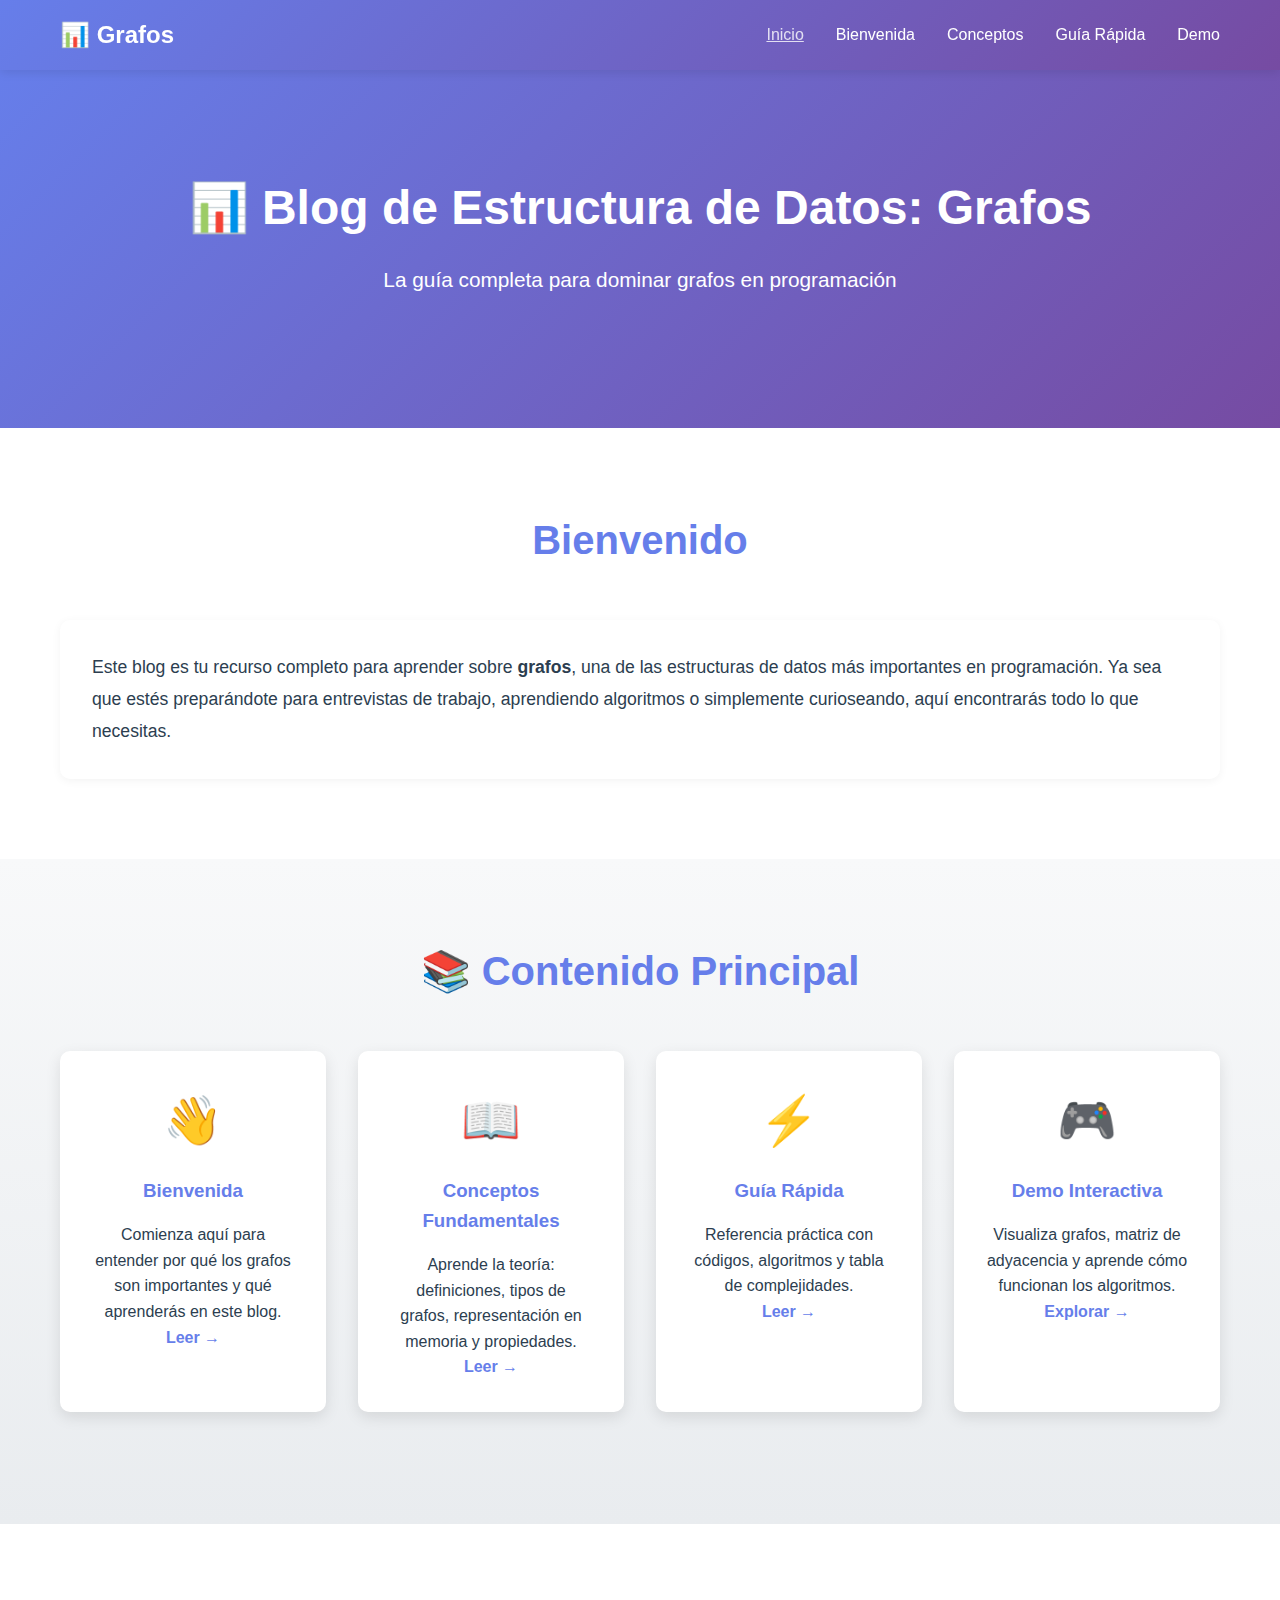
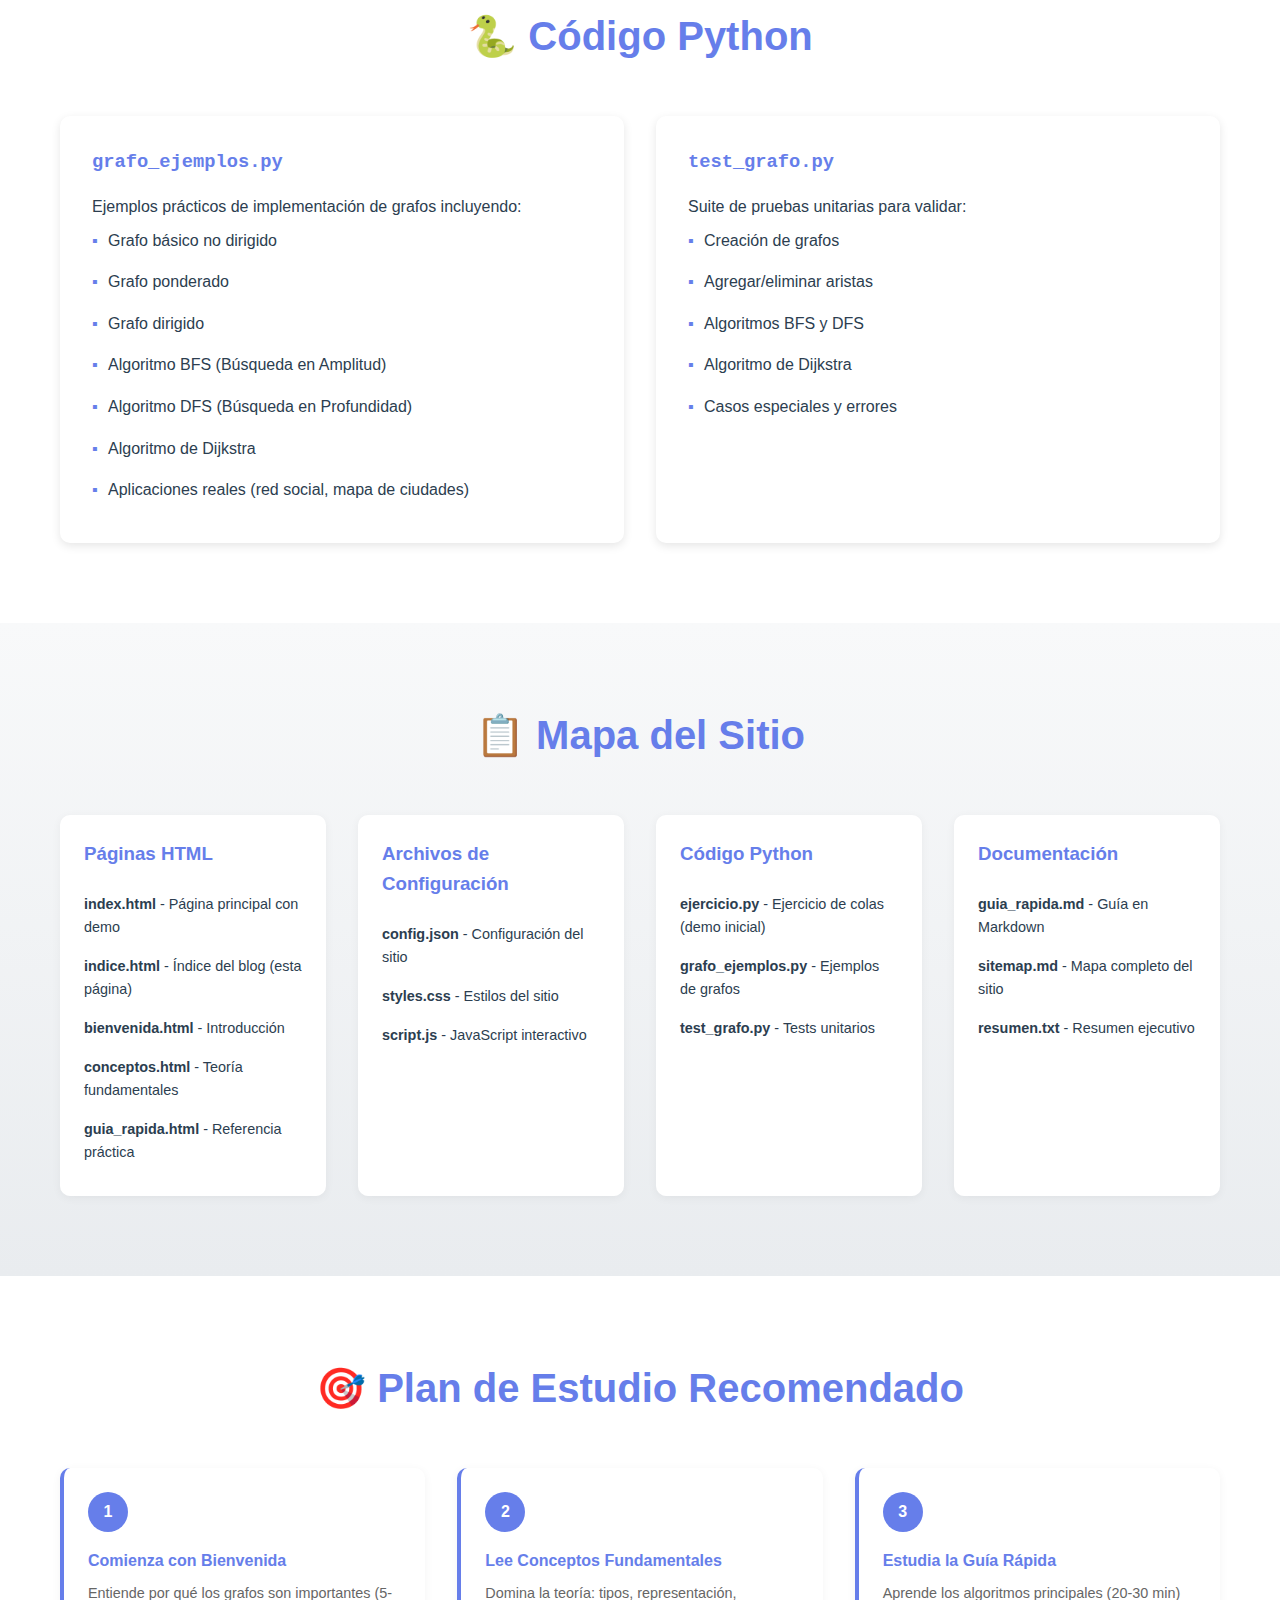
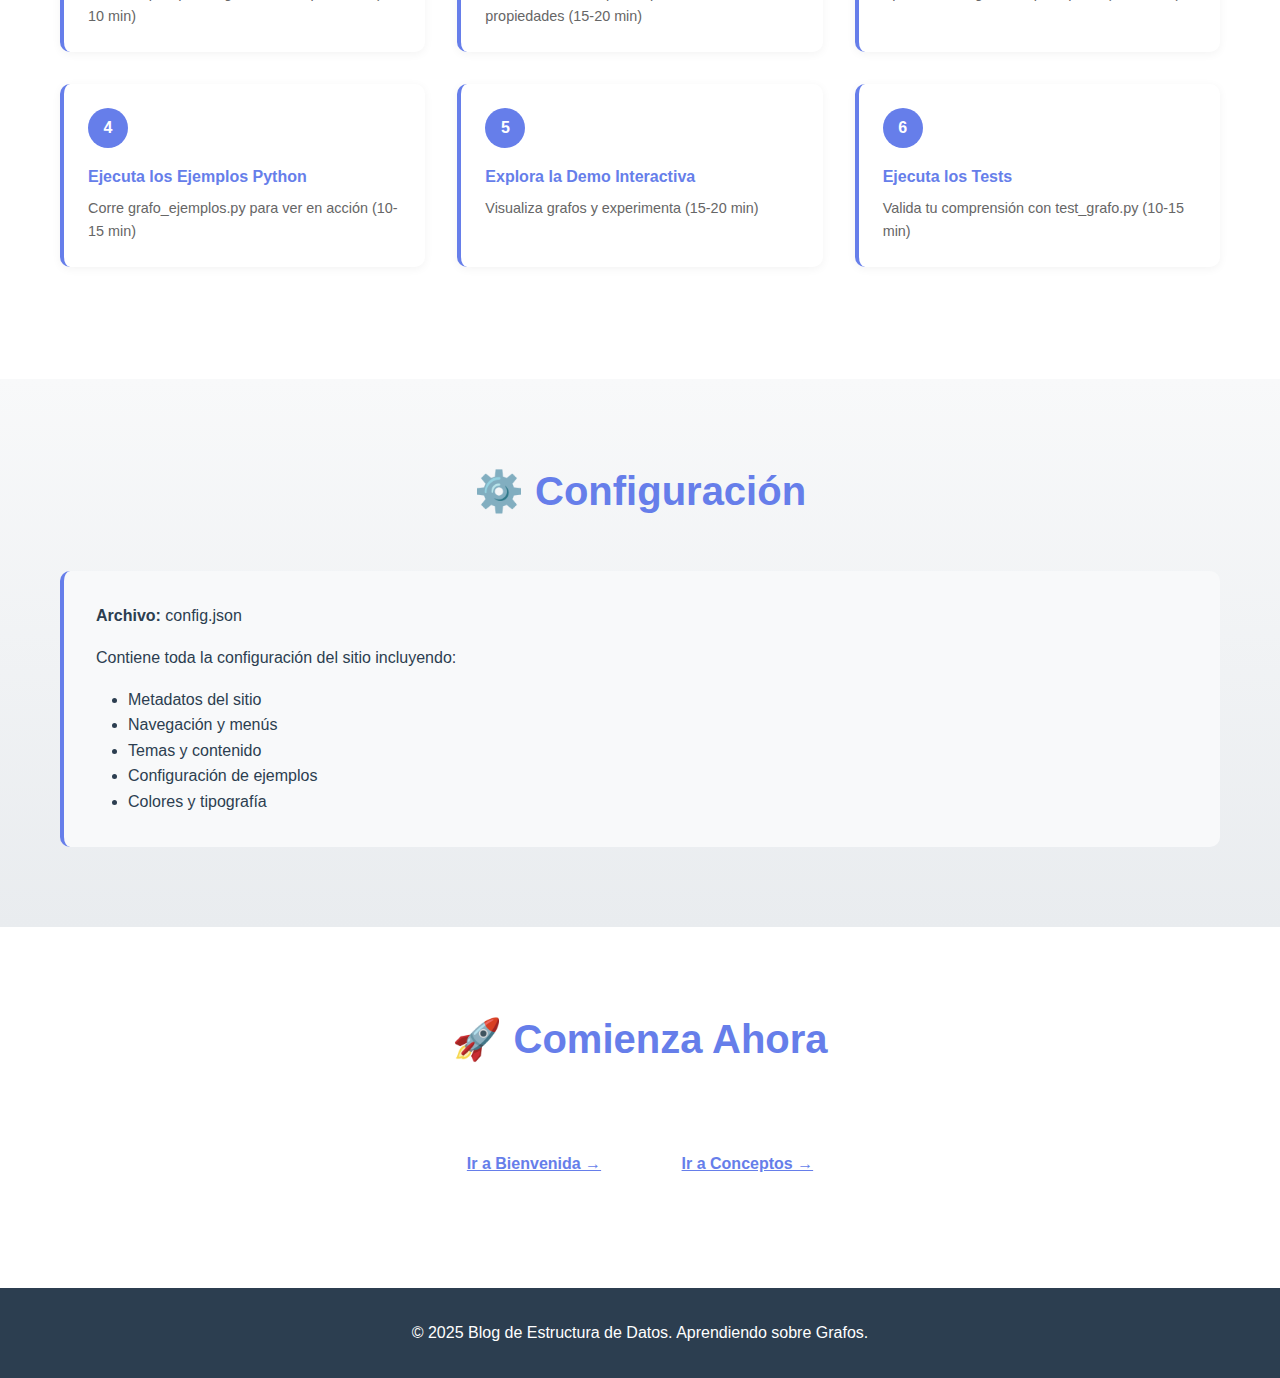
<file: indice.html>
<!DOCTYPE html>
<html lang="es">
<head>
    <meta charset="UTF-8">
    <meta name="viewport" content="width=device-width, initial-scale=1.0">
    <title>Índice - Blog Grafos</title>
    <link rel="stylesheet" href="styles.css">
</head>
<body>
    <nav class="navbar">
        <div class="container">
            <div class="logo">📊 Grafos</div>
            <ul class="nav-menu">
                <li><a href="indice.html" class="active">Inicio</a></li>
                <li><a href="bienvenida.html">Bienvenida</a></li>
                <li><a href="conceptos.html">Conceptos</a></li>
                <li><a href="guia_rapida.html">Guía Rápida</a></li>
                <li><a href="index.html">Demo</a></li>
            </ul>
        </div>
    </nav>

    <section class="hero">
        <div class="container">
            <h1>📊 Blog de Estructura de Datos: Grafos</h1>
            <p>La guía completa para dominar grafos en programación</p>
        </div>
    </section>

    <section class="section">
        <div class="container">
            <h2>Bienvenido</h2>
            <div class="index-intro">
                <p>Este blog es tu recurso completo para aprender sobre <strong>grafos</strong>, una de las estructuras de datos más importantes en programación. Ya sea que estés preparándote para entrevistas de trabajo, aprendiendo algoritmos o simplemente curioseando, aquí encontrarás todo lo que necesitas.</p>
            </div>
        </div>
    </section>

    <section class="section alternate">
        <div class="container">
            <h2>📚 Contenido Principal</h2>
            <div class="index-grid">
                <div class="index-card">
                    <div class="card-icon">👋</div>
                    <h3>Bienvenida</h3>
                    <p>Comienza aquí para entender por qué los grafos son importantes y qué aprenderás en este blog.</p>
                    <a href="bienvenida.html" class="card-link">Leer →</a>
                </div>

                <div class="index-card">
                    <div class="card-icon">📖</div>
                    <h3>Conceptos Fundamentales</h3>
                    <p>Aprende la teoría: definiciones, tipos de grafos, representación en memoria y propiedades.</p>
                    <a href="conceptos.html" class="card-link">Leer →</a>
                </div>

                <div class="index-card">
                    <div class="card-icon">⚡</div>
                    <h3>Guía Rápida</h3>
                    <p>Referencia práctica con códigos, algoritmos y tabla de complejidades.</p>
                    <a href="guia_rapida.html" class="card-link">Leer →</a>
                </div>

                <div class="index-card">
                    <div class="card-icon">🎮</div>
                    <h3>Demo Interactiva</h3>
                    <p>Visualiza grafos, matriz de adyacencia y aprende cómo funcionan los algoritmos.</p>
                    <a href="index.html" class="card-link">Explorar →</a>
                </div>
            </div>
        </div>
    </section>

    <section class="section">
        <div class="container">
            <h2>🐍 Código Python</h2>
            <div class="code-resources">
                <div class="code-resource">
                    <h3>grafo_ejemplos.py</h3>
                    <p>Ejemplos prácticos de implementación de grafos incluyendo:</p>
                    <ul>
                        <li>Grafo básico no dirigido</li>
                        <li>Grafo ponderado</li>
                        <li>Grafo dirigido</li>
                        <li>Algoritmo BFS (Búsqueda en Amplitud)</li>
                        <li>Algoritmo DFS (Búsqueda en Profundidad)</li>
                        <li>Algoritmo de Dijkstra</li>
                        <li>Aplicaciones reales (red social, mapa de ciudades)</li>
                    </ul>
                </div>

                <div class="code-resource">
                    <h3>test_grafo.py</h3>
                    <p>Suite de pruebas unitarias para validar:</p>
                    <ul>
                        <li>Creación de grafos</li>
                        <li>Agregar/eliminar aristas</li>
                        <li>Algoritmos BFS y DFS</li>
                        <li>Algoritmo de Dijkstra</li>
                        <li>Casos especiales y errores</li>
                    </ul>
                </div>
            </div>
        </div>
    </section>

    <section class="section alternate">
        <div class="container">
            <h2>📋 Mapa del Sitio</h2>
            <div class="sitemap">
                <div class="sitemap-section">
                    <h3>Páginas HTML</h3>
                    <ul>
                        <li><strong>index.html</strong> - Página principal con demo</li>
                        <li><strong>indice.html</strong> - Índice del blog (esta página)</li>
                        <li><strong>bienvenida.html</strong> - Introducción</li>
                        <li><strong>conceptos.html</strong> - Teoría fundamentales</li>
                        <li><strong>guia_rapida.html</strong> - Referencia práctica</li>
                    </ul>
                </div>

                <div class="sitemap-section">
                    <h3>Archivos de Configuración</h3>
                    <ul>
                        <li><strong>config.json</strong> - Configuración del sitio</li>
                        <li><strong>styles.css</strong> - Estilos del sitio</li>
                        <li><strong>script.js</strong> - JavaScript interactivo</li>
                    </ul>
                </div>

                <div class="sitemap-section">
                    <h3>Código Python</h3>
                    <ul>
                        <li><strong>ejercicio.py</strong> - Ejercicio de colas (demo inicial)</li>
                        <li><strong>grafo_ejemplos.py</strong> - Ejemplos de grafos</li>
                        <li><strong>test_grafo.py</strong> - Tests unitarios</li>
                    </ul>
                </div>

                <div class="sitemap-section">
                    <h3>Documentación</h3>
                    <ul>
                        <li><strong>guia_rapida.md</strong> - Guía en Markdown</li>
                        <li><strong>sitemap.md</strong> - Mapa completo del sitio</li>
                        <li><strong>resumen.txt</strong> - Resumen ejecutivo</li>
                    </ul>
                </div>
            </div>
        </div>
    </section>

    <section class="section">
        <div class="container">
            <h2>🎯 Plan de Estudio Recomendado</h2>
            <div class="study-plan">
                <div class="plan-step">
                    <div class="step-badge">1</div>
                    <h4>Comienza con Bienvenida</h4>
                    <p>Entiende por qué los grafos son importantes (5-10 min)</p>
                </div>

                <div class="plan-step">
                    <div class="step-badge">2</div>
                    <h4>Lee Conceptos Fundamentales</h4>
                    <p>Domina la teoría: tipos, representación, propiedades (15-20 min)</p>
                </div>

                <div class="plan-step">
                    <div class="step-badge">3</div>
                    <h4>Estudia la Guía Rápida</h4>
                    <p>Aprende los algoritmos principales (20-30 min)</p>
                </div>

                <div class="plan-step">
                    <div class="step-badge">4</div>
                    <h4>Ejecuta los Ejemplos Python</h4>
                    <p>Corre grafo_ejemplos.py para ver en acción (10-15 min)</p>
                </div>

                <div class="plan-step">
                    <div class="step-badge">5</div>
                    <h4>Explora la Demo Interactiva</h4>
                    <p>Visualiza grafos y experimenta (15-20 min)</p>
                </div>

                <div class="plan-step">
                    <div class="step-badge">6</div>
                    <h4>Ejecuta los Tests</h4>
                    <p>Valida tu comprensión con test_grafo.py (10-15 min)</p>
                </div>
            </div>
        </div>
    </section>

    <section class="section alternate">
        <div class="container">
            <h2>⚙️ Configuración</h2>
            <div class="config-info">
                <p><strong>Archivo:</strong> config.json</p>
                <p>Contiene toda la configuración del sitio incluyendo:</p>
                <ul style="margin-left: 2rem;">
                    <li>Metadatos del sitio</li>
                    <li>Navegación y menús</li>
                    <li>Temas y contenido</li>
                    <li>Configuración de ejemplos</li>
                    <li>Colores y tipografía</li>
                </ul>
            </div>
        </div>
    </section>

    <section class="section">
        <div class="container">
            <h2>🚀 Comienza Ahora</h2>
            <div style="text-align: center; padding: 2rem;">
                <a href="bienvenida.html" class="btn-primary">Ir a Bienvenida →</a>
                <a href="conceptos.html" class="btn-primary" style="margin-left: 1rem;">Ir a Conceptos →</a>
            </div>
        </div>
    </section>

    <footer>
        <div class="container">
            <p>&copy; 2025 Blog de Estructura de Datos. Aprendiendo sobre Grafos.</p>
        </div>
    </footer>

    <script src="script.js"></script>
</body>
</html>
</file>
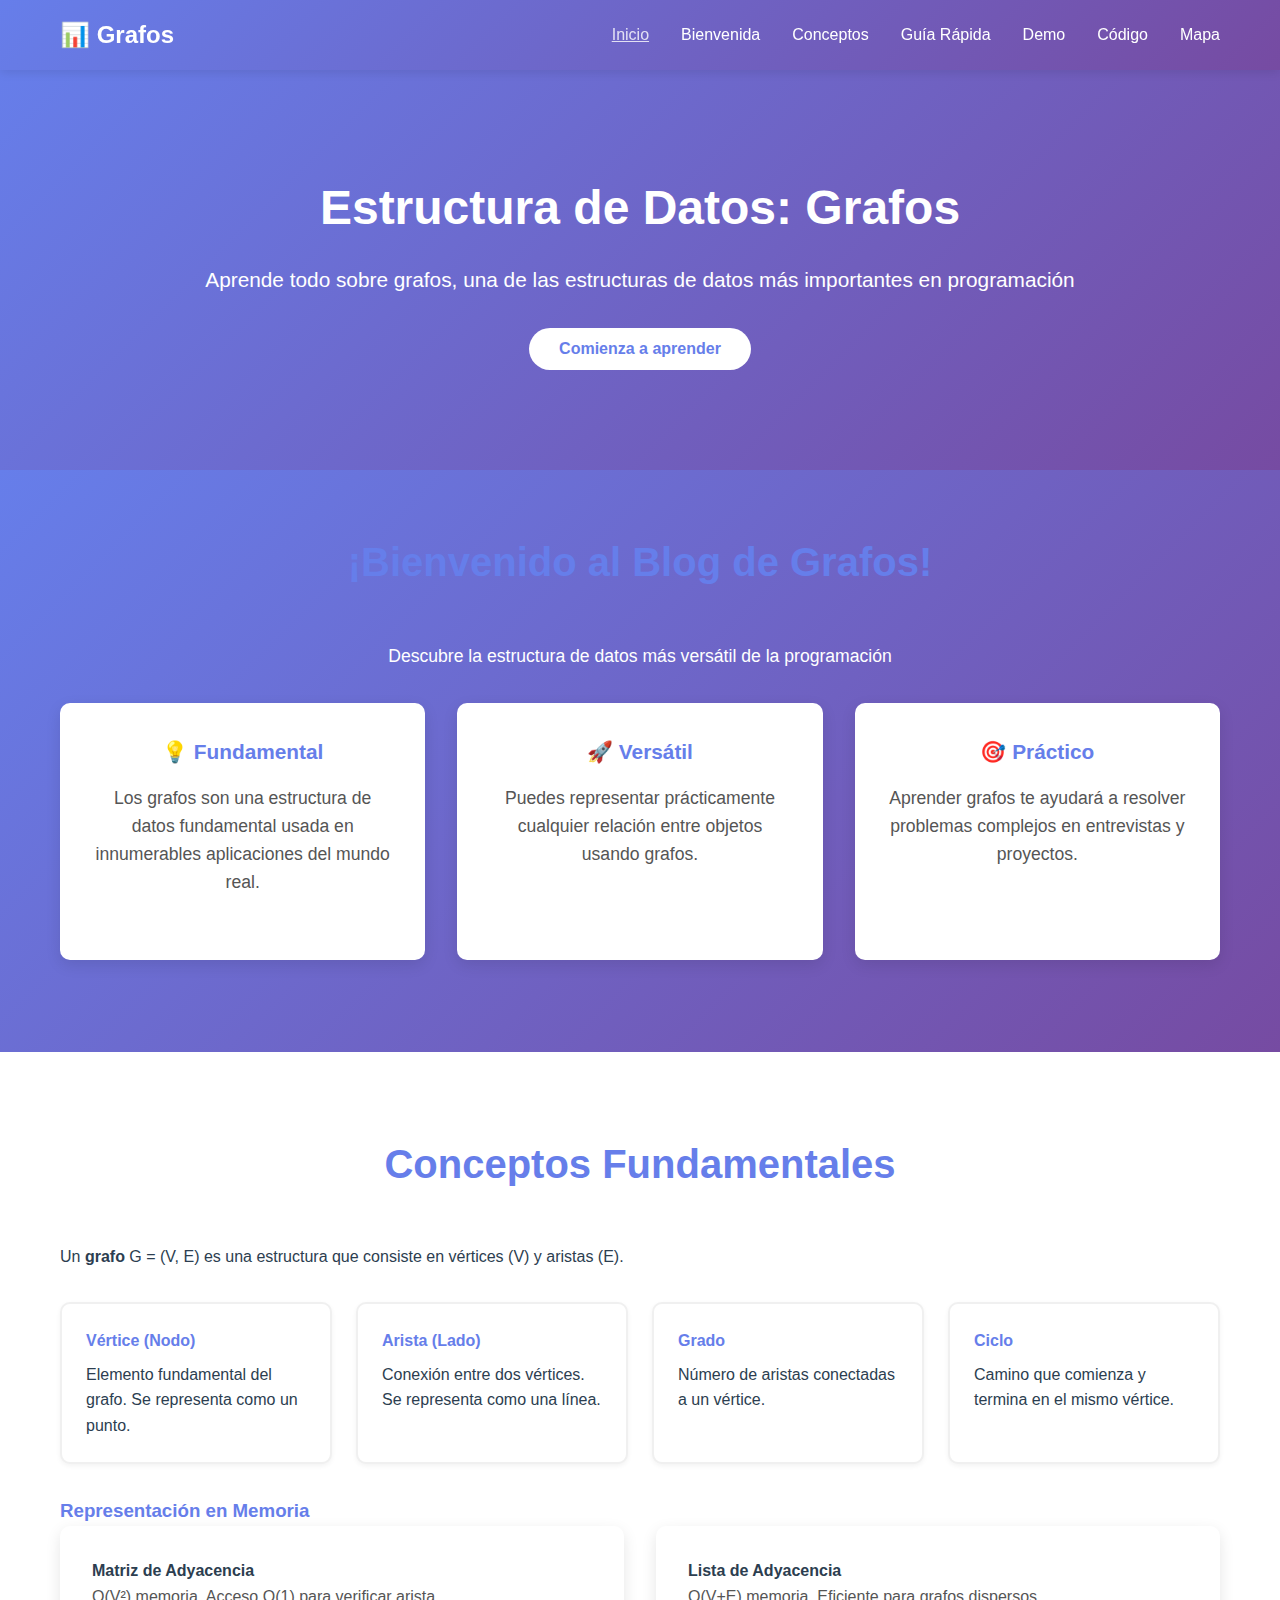
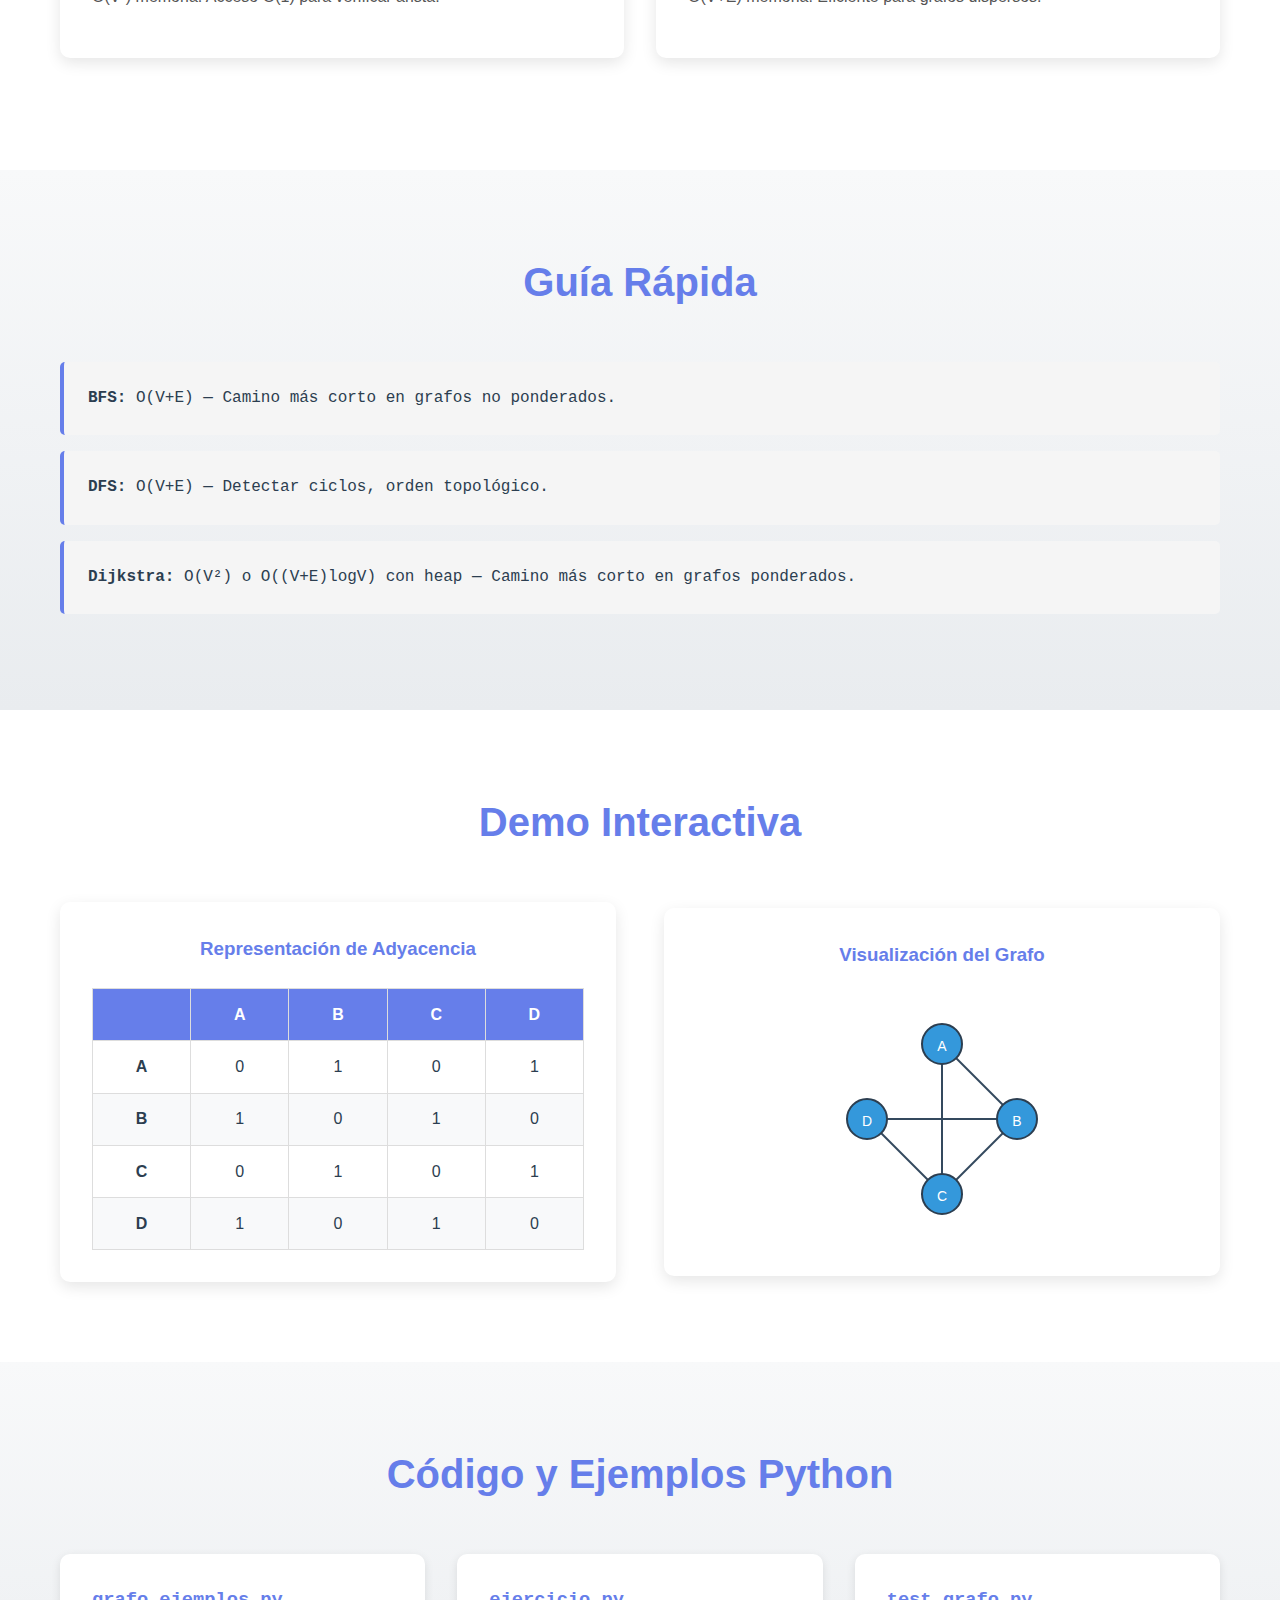
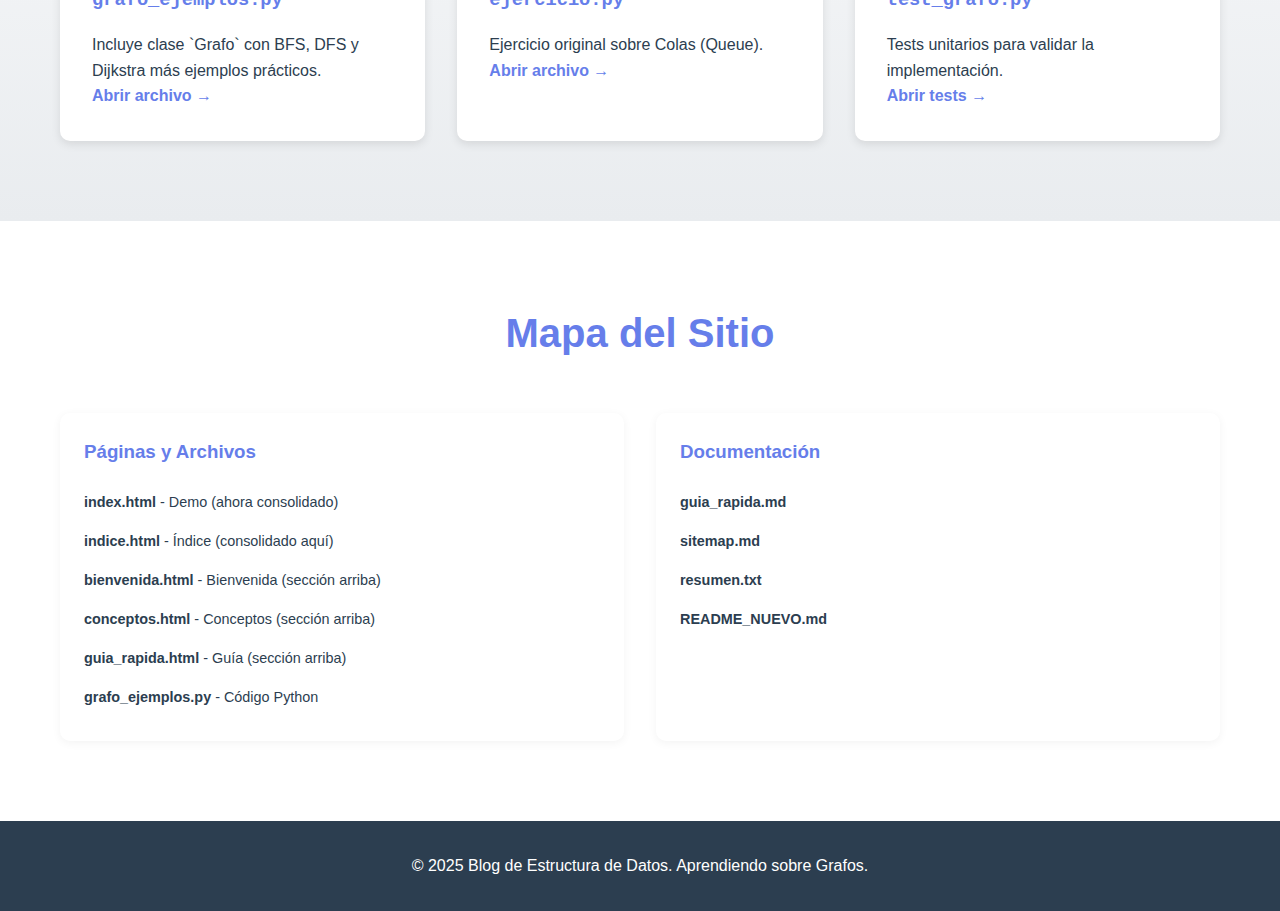
<file: site_unico.html>
<!DOCTYPE html>
<html lang="es">
<head>
    <meta charset="UTF-8">
    <meta name="viewport" content="width=device-width, initial-scale=1.0">
    <title>Blog Unificado - Grafos</title>
    <link rel="stylesheet" href="styles.css">
</head>
<body>
    <nav class="navbar">
        <div class="container">
            <div class="logo">📊 Grafos</div>
            <ul class="nav-menu">
                <li><a href="#inicio" class="active">Inicio</a></li>
                <li><a href="#bienvenida">Bienvenida</a></li>
                <li><a href="#conceptos">Conceptos</a></li>
                <li><a href="#guia">Guía Rápida</a></li>
                <li><a href="#demo">Demo</a></li>
                <li><a href="#codigo">Código</a></li>
                <li><a href="#sitemap">Mapa</a></li>
            </ul>
        </div>
    </nav>

    <!-- INICIO (contenido del index/indice) -->
    <section id="inicio" class="hero">
        <div class="container">
            <h1>Estructura de Datos: Grafos</h1>
            <p>Aprende todo sobre grafos, una de las estructuras de datos más importantes en programación</p>
            <button class="btn-primary" onclick="document.getElementById('conceptos').scrollIntoView({behavior:'smooth'})">Comienza a aprender</button>
        </div>
    </section>

    <!-- BIENVENIDA -->
    <section id="bienvenida" class="hero-welcome section">
        <div class="container">
            <h2>¡Bienvenido al Blog de Grafos!</h2>
            <p>Descubre la estructura de datos más versátil de la programación</p>
            <div class="content-grid">
                <div class="card">
                    <h3>💡 Fundamental</h3>
                    <p>Los grafos son una estructura de datos fundamental usada en innumerables aplicaciones del mundo real.</p>
                </div>
                <div class="card">
                    <h3>🚀 Versátil</h3>
                    <p>Puedes representar prácticamente cualquier relación entre objetos usando grafos.</p>
                </div>
                <div class="card">
                    <h3>🎯 Práctico</h3>
                    <p>Aprender grafos te ayudará a resolver problemas complejos en entrevistas y proyectos.</p>
                </div>
            </div>
        </div>
    </section>

    <!-- CONCEPTOS -->
    <section id="conceptos" class="section">
        <div class="container">
            <h2>Conceptos Fundamentales</h2>
            <p>Un <strong>grafo</strong> G = (V, E) es una estructura que consiste en vértices (V) y aristas (E).</p>

            <div class="terminology-grid">
                <div class="term-card">
                    <h3>Vértice (Nodo)</h3>
                    <p>Elemento fundamental del grafo. Se representa como un punto.</p>
                </div>
                <div class="term-card">
                    <h3>Arista (Lado)</h3>
                    <p>Conexión entre dos vértices. Se representa como una línea.</p>
                </div>
                <div class="term-card">
                    <h3>Grado</h3>
                    <p>Número de aristas conectadas a un vértice.</p>
                </div>
                <div class="term-card">
                    <h3>Ciclo</h3>
                    <p>Camino que comienza y termina en el mismo vértice.</p>
                </div>
            </div>

            <h3 style="color:#667eea; margin-top:1.5rem;">Representación en Memoria</h3>
            <div class="content-grid">
                <div class="card">
                    <h4>Matriz de Adyacencia</h4>
                    <p>O(V²) memoria. Acceso O(1) para verificar arista.</p>
                </div>
                <div class="card">
                    <h4>Lista de Adyacencia</h4>
                    <p>O(V+E) memoria. Eficiente para grafos dispersos.</p>
                </div>
            </div>
        </div>
    </section>

    <!-- GUIA RAPIDA -->
    <section id="guia" class="section alternate">
        <div class="container">
            <h2>Guía Rápida</h2>
            <div class="code-block">
                <strong>BFS:</strong> O(V+E) — Camino más corto en grafos no ponderados.
            </div>
            <div class="code-block">
                <strong>DFS:</strong> O(V+E) — Detectar ciclos, orden topológico.
            </div>
            <div class="code-block">
                <strong>Dijkstra:</strong> O(V²) o O((V+E)logV) con heap — Camino más corto en grafos ponderados.
            </div>
        </div>
    </section>

    <!-- DEMO (contenido del index demo) -->
    <section id="demo" class="section">
        <div class="container">
            <h2>Demo Interactiva</h2>
            <div class="demo-container">
                <div class="demo-left">
                    <h3>Representación de Adyacencia</h3>
                    <div class="adjacency-matrix">
                        <table>
                            <thead>
                                <tr>
                                    <th></th>
                                    <th>A</th>
                                    <th>B</th>
                                    <th>C</th>
                                    <th>D</th>
                                </tr>
                            </thead>
                            <tbody>
                                <tr>
                                    <td><strong>A</strong></td>
                                    <td>0</td>
                                    <td>1</td>
                                    <td>0</td>
                                    <td>1</td>
                                </tr>
                                <tr>
                                    <td><strong>B</strong></td>
                                    <td>1</td>
                                    <td>0</td>
                                    <td>1</td>
                                    <td>0</td>
                                </tr>
                                <tr>
                                    <td><strong>C</strong></td>
                                    <td>0</td>
                                    <td>1</td>
                                    <td>0</td>
                                    <td>1</td>
                                </tr>
                                <tr>
                                    <td><strong>D</strong></td>
                                    <td>1</td>
                                    <td>0</td>
                                    <td>1</td>
                                    <td>0</td>
                                </tr>
                            </tbody>
                        </table>
                    </div>
                </div>
                <div class="demo-right">
                    <h3>Visualización del Grafo</h3>
                    <svg width="250" height="250" viewBox="0 0 250 250" class="graph-visualization">
                        <line x1="125" y1="50" x2="200" y2="125" stroke="#34495e" stroke-width="2"/>
                        <line x1="125" y1="50" x2="125" y2="200" stroke="#34495e" stroke-width="2"/>
                        <line x1="200" y1="125" x2="125" y2="200" stroke="#34495e" stroke-width="2"/>
                        <line x1="50" y1="125" x2="125" y2="200" stroke="#34495e" stroke-width="2"/>
                        <line x1="50" y1="125" x2="200" y2="125" stroke="#34495e" stroke-width="2"/>
                        <circle cx="125" cy="50" r="20" fill="#3498db" stroke="#2c3e50" stroke-width="2"/>
                        <circle cx="200" cy="125" r="20" fill="#3498db" stroke="#2c3e50" stroke-width="2"/>
                        <circle cx="125" cy="200" r="20" fill="#3498db" stroke="#2c3e50" stroke-width="2"/>
                        <circle cx="50" cy="125" r="20" fill="#3498db" stroke="#2c3e50" stroke-width="2"/>
                        <text x="125" y="57" text-anchor="middle" font-size="14" fill="#fff">A</text>
                        <text x="200" y="132" text-anchor="middle" font-size="14" fill="#fff">B</text>
                        <text x="125" y="207" text-anchor="middle" font-size="14" fill="#fff">C</text>
                        <text x="50" y="132" text-anchor="middle" font-size="14" fill="#fff">D</text>
                    </svg>
                </div>
            </div>
        </div>
    </section>

    <!-- CÓDIGO (grafo_ejemplos & ejercicio info) -->
    <section id="codigo" class="section alternate">
        <div class="container">
            <h2>Código y Ejemplos Python</h2>
            <div class="code-resources">
                <div class="code-resource">
                    <h3>grafo_ejemplos.py</h3>
                    <p>Incluye clase `Grafo` con BFS, DFS y Dijkstra más ejemplos prácticos.</p>
                    <a href="grafo_ejemplos.py" class="card-link">Abrir archivo →</a>
                </div>
                <div class="code-resource">
                    <h3>ejercicio.py</h3>
                    <p>Ejercicio original sobre Colas (Queue).</p>
                    <a href="ejercicio.py" class="card-link">Abrir archivo →</a>
                </div>
                <div class="code-resource">
                    <h3>test_grafo.py</h3>
                    <p>Tests unitarios para validar la implementación.</p>
                    <a href="test_grafo.py" class="card-link">Abrir tests →</a>
                </div>
            </div>
        </div>
    </section>

    <!-- SITEMAP / INDICE -->
    <section id="sitemap" class="section">
        <div class="container">
            <h2>Mapa del Sitio</h2>
            <div class="sitemap">
                <div class="sitemap-section">
                    <h3>Páginas y Archivos</h3>
                    <ul>
                        <li><strong>index.html</strong> - Demo (ahora consolidado)</li>
                        <li><strong>indice.html</strong> - Índice (consolidado aquí)</li>
                        <li><strong>bienvenida.html</strong> - Bienvenida (sección arriba)</li>
                        <li><strong>conceptos.html</strong> - Conceptos (sección arriba)</li>
                        <li><strong>guia_rapida.html</strong> - Guía (sección arriba)</li>
                        <li><strong>grafo_ejemplos.py</strong> - Código Python</li>
                    </ul>
                </div>
                <div class="sitemap-section">
                    <h3>Documentación</h3>
                    <ul>
                        <li><strong>guia_rapida.md</strong></li>
                        <li><strong>sitemap.md</strong></li>
                        <li><strong>resumen.txt</strong></li>
                        <li><strong>README_NUEVO.md</strong></li>
                    </ul>
                </div>
            </div>
        </div>
    </section>

    <footer>
        <div class="container">
            <p>&copy; 2025 Blog de Estructura de Datos. Aprendiendo sobre Grafos.</p>
        </div>
    </footer>

    <script src="script.js"></script>
</body>
</html>
</file>
<file: styles.css>
* {
    margin: 0;
    padding: 0;
    box-sizing: border-box;
}

body {
    font-family: 'Segoe UI', Tahoma, Geneva, Verdana, sans-serif;
    line-height: 1.6;
    color: #2c3e50;
    background: linear-gradient(135deg, #f5f7fa 0%, #c3cfe2 100%);
}

.container {
    max-width: 1200px;
    margin: 0 auto;
    padding: 0 20px;
}

/* Navbar */
.navbar {
    background: linear-gradient(135deg, #667eea 0%, #764ba2 100%);
    color: white;
    padding: 1rem 0;
    position: sticky;
    top: 0;
    z-index: 100;
    box-shadow: 0 2px 10px rgba(0,0,0,0.1);
}

.navbar .container {
    display: flex;
    justify-content: space-between;
    align-items: center;
}

.logo {
    font-size: 1.5rem;
    font-weight: bold;
}

.nav-menu {
    display: flex;
    list-style: none;
    gap: 2rem;
}

.nav-menu a {
    color: white;
    text-decoration: none;
    transition: opacity 0.3s;
    cursor: pointer;
}

.nav-menu a:hover,
.nav-menu a.active {
    opacity: 0.8;
    text-decoration: underline;
}

/* Hero Section */
.hero {
    background: linear-gradient(135deg, #667eea 0%, #764ba2 100%);
    color: white;
    padding: 100px 0;
    text-align: center;
}

.hero h1 {
    font-size: 3rem;
    margin-bottom: 1rem;
    animation: fadeInDown 0.8s ease;
}

.hero p {
    font-size: 1.3rem;
    margin-bottom: 2rem;
    animation: fadeInUp 0.8s ease;
}

@keyframes fadeInDown {
    from {
        opacity: 0;
        transform: translateY(-30px);
    }
    to {
        opacity: 1;
        transform: translateY(0);
    }
}

@keyframes fadeInUp {
    from {
        opacity: 0;
        transform: translateY(30px);
    }
    to {
        opacity: 1;
        transform: translateY(0);
    }
}

/* Buttons */
.btn-primary {
    background: #fff;
    color: #667eea;
    border: none;
    padding: 12px 30px;
    font-size: 1rem;
    border-radius: 50px;
    cursor: pointer;
    transition: transform 0.3s, box-shadow 0.3s;
    font-weight: bold;
}

.btn-primary:hover {
    transform: translateY(-3px);
    box-shadow: 0 10px 20px rgba(0,0,0,0.2);
}

/* Sections */
.section {
    padding: 80px 0;
    background: white;
}

.section.alternate {
    background: linear-gradient(to bottom, #f8f9fa, #e9ecef);
}

.section h2 {
    font-size: 2.5rem;
    margin-bottom: 3rem;
    text-align: center;
    color: #667eea;
}

/* Content Grid */
.content-grid {
    display: grid;
    grid-template-columns: repeat(auto-fit, minmax(300px, 1fr));
    gap: 2rem;
    margin-bottom: 2rem;
}

.card {
    background: white;
    padding: 2rem;
    border-radius: 10px;
    box-shadow: 0 5px 15px rgba(0,0,0,0.1);
    transition: transform 0.3s, box-shadow 0.3s;
}

.card:hover {
    transform: translateY(-5px);
    box-shadow: 0 10px 25px rgba(0,0,0,0.15);
}

.card h3 {
    color: #667eea;
    margin-bottom: 1rem;
    font-size: 1.3rem;
}

.card p {
    margin-bottom: 1rem;
    color: #555;
}

.card ul {
    list-style: none;
    padding-left: 0;
}

.card li {
    padding: 0.5rem 0;
    padding-left: 1.5rem;
    position: relative;
}

.card li:before {
    content: "▪";
    position: absolute;
    left: 0;
    color: #667eea;
}

.example {
    text-align: center;
    margin-top: 1rem;
    padding: 1rem;
    background: #f8f9fa;
    border-radius: 5px;
}

/* Applications Grid */
.applications {
    display: grid;
    grid-template-columns: repeat(auto-fit, minmax(250px, 1fr));
    gap: 2rem;
}

.app-item {
    background: white;
    padding: 2rem;
    border-radius: 10px;
    border-left: 4px solid #667eea;
    box-shadow: 0 3px 10px rgba(0,0,0,0.1);
    transition: transform 0.3s;
}

.app-item:hover {
    transform: translateX(5px);
}

.app-item h3 {
    color: #667eea;
    margin-bottom: 0.5rem;
    font-size: 1.1rem;
}

.app-item p {
    color: #666;
}

/* Demo Container */
.demo-container {
    display: grid;
    grid-template-columns: 1fr 1fr;
    gap: 3rem;
    align-items: center;
}

.demo-left, .demo-right {
    background: white;
    padding: 2rem;
    border-radius: 10px;
    box-shadow: 0 5px 15px rgba(0,0,0,0.1);
}

.demo-left h3, .demo-right h3 {
    color: #667eea;
    margin-bottom: 1.5rem;
    text-align: center;
}

.adjacency-matrix {
    overflow-x: auto;
}

.adjacency-matrix table {
    width: 100%;
    border-collapse: collapse;
}

.adjacency-matrix th,
.adjacency-matrix td {
    border: 1px solid #ddd;
    padding: 0.8rem;
    text-align: center;
}

.adjacency-matrix th {
    background: #667eea;
    color: white;
    font-weight: bold;
}

.adjacency-matrix tr:nth-child(even) {
    background: #f8f9fa;
}

.graph-visualization {
    width: 100%;
    max-width: 250px;
    margin: 0 auto;
    display: block;
}

/* Algorithms */
.algorithms {
    display: grid;
    grid-template-columns: repeat(auto-fit, minmax(250px, 1fr));
    gap: 2rem;
}

.algo-card {
    background: white;
    padding: 1.5rem;
    border-radius: 10px;
    border: 2px solid #667eea;
    box-shadow: 0 3px 10px rgba(0,0,0,0.1);
}

.algo-card h3 {
    color: #667eea;
    margin-bottom: 1rem;
}

.algo-card p {
    color: #555;
    margin-bottom: 1rem;
}

.algo-card code {
    background: #f0f0f0;
    padding: 0.5rem 1rem;
    border-radius: 5px;
    display: block;
    color: #d63384;
    font-family: 'Courier New', monospace;
}

/* Footer */
footer {
    background: #2c3e50;
    color: white;
    text-align: center;
    padding: 2rem 0;
}

/* Estilos para Página de Bienvenida */
.hero-welcome {
    background: linear-gradient(135deg, #667eea 0%, #764ba2 100%);
    color: white;
    padding: 60px 0;
    text-align: center;
}

.hero-welcome h1 {
    font-size: 2.2rem;
    margin-bottom: 1rem;
}

.hero-welcome p {
    font-size: 1.1rem;
    margin-bottom: 2rem;
}

/* Learning List */
.learning-list {
    list-style: none;
    max-width: 600px;
    margin: 2rem auto;
}

.learning-list li {
    font-size: 1.1rem;
    padding: 0.8rem 0;
    color: #555;
}

/* How to Grid */
.how-to-grid {
    display: grid;
    grid-template-columns: repeat(auto-fit, minmax(200px, 1fr));
    gap: 2rem;
    margin: 2rem 0;
}

.step-card {
    background: white;
    padding: 2rem;
    border-radius: 10px;
    text-align: center;
    box-shadow: 0 3px 10px rgba(0,0,0,0.1);
    transition: transform 0.3s;
}

.step-card:hover {
    transform: translateY(-5px);
}

.step-number {
    display: inline-block;
    width: 50px;
    height: 50px;
    background: #667eea;
    color: white;
    border-radius: 50%;
    line-height: 50px;
    font-size: 1.5rem;
    font-weight: bold;
    margin-bottom: 1rem;
}

.step-card h3 {
    color: #667eea;
    margin-bottom: 0.5rem;
}

/* Resources Grid */
.resources-grid {
    display: grid;
    grid-template-columns: repeat(auto-fit, minmax(250px, 1fr));
    gap: 2rem;
}

.resource-card {
    background: white;
    padding: 1.5rem;
    border-radius: 10px;
    box-shadow: 0 3px 10px rgba(0,0,0,0.1);
}

.resource-card h3 {
    color: #667eea;
    margin-bottom: 1rem;
}

.resource-card a {
    color: #667eea;
    text-decoration: none;
    display: block;
    padding: 0.5rem 0;
    transition: color 0.3s;
}

.resource-card a:hover {
    color: #764ba2;
    text-decoration: underline;
}

/* Conceptos Styles */
.concept-box {
    background: #f8f9fa;
    border-left: 4px solid #667eea;
    padding: 2rem;
    border-radius: 5px;
    margin: 2rem 0;
}

.concept-list {
    list-style: none;
    margin-left: 2rem;
}

.concept-list li {
    padding: 0.5rem 0;
    position: relative;
}

.concept-list li:before {
    content: "→";
    position: absolute;
    left: -1.5rem;
    color: #667eea;
}

.terminology-grid {
    display: grid;
    grid-template-columns: repeat(auto-fit, minmax(180px, 1fr));
    gap: 1.5rem;
    margin: 2rem 0;
}

.term-card {
    background: white;
    padding: 1.5rem;
    border-radius: 10px;
    border: 2px solid #f0f0f0;
    box-shadow: 0 2px 5px rgba(0,0,0,0.05);
    transition: all 0.3s;
}

.term-card:hover {
    border-color: #667eea;
    box-shadow: 0 5px 15px rgba(102, 126, 234, 0.2);
}

.term-card h3 {
    color: #667eea;
    font-size: 1rem;
    margin-bottom: 0.5rem;
}

.properties-grid {
    display: grid;
    grid-template-columns: repeat(auto-fit, minmax(200px, 1fr));
    gap: 2rem;
}

.property-card {
    background: linear-gradient(135deg, #667eea 0%, #764ba2 100%);
    color: white;
    padding: 1.5rem;
    border-radius: 10px;
    box-shadow: 0 3px 10px rgba(0,0,0,0.1);
}

.property-card h3 {
    color: white;
    margin-bottom: 0.5rem;
}

.code-block {
    background: #f5f5f5;
    border-left: 4px solid #667eea;
    padding: 1.5rem;
    border-radius: 5px;
    margin: 1rem 0;
    font-family: 'Courier New', monospace;
}

/* Index Page Styles */
.index-intro {
    background: white;
    padding: 2rem;
    border-radius: 10px;
    box-shadow: 0 2px 10px rgba(0,0,0,0.05);
    font-size: 1.1rem;
    line-height: 1.8;
}

.index-grid {
    display: grid;
    grid-template-columns: repeat(auto-fit, minmax(250px, 1fr));
    gap: 2rem;
    margin: 2rem 0;
}

.index-card {
    background: white;
    padding: 2rem;
    border-radius: 10px;
    box-shadow: 0 5px 15px rgba(0,0,0,0.1);
    transition: transform 0.3s, box-shadow 0.3s;
    text-align: center;
}

.index-card:hover {
    transform: translateY(-8px);
    box-shadow: 0 10px 25px rgba(0,0,0,0.15);
}

.card-icon {
    font-size: 3rem;
    margin-bottom: 1rem;
}

.index-card h3 {
    color: #667eea;
    margin-bottom: 1rem;
}

.card-link {
    display: inline-block;
    color: #667eea;
    text-decoration: none;
    font-weight: bold;
    transition: color 0.3s;
}

.card-link:hover {
    color: #764ba2;
}

/* Code Resources */
.code-resources {
    display: grid;
    grid-template-columns: repeat(auto-fit, minmax(300px, 1fr));
    gap: 2rem;
}

.code-resource {
    background: white;
    padding: 2rem;
    border-radius: 10px;
    box-shadow: 0 3px 10px rgba(0,0,0,0.1);
}

.code-resource h3 {
    color: #667eea;
    margin-bottom: 1rem;
    font-family: 'Courier New', monospace;
}

.code-resource ul {
    list-style: none;
    margin-left: 1rem;
}

.code-resource li {
    padding: 0.5rem 0;
    position: relative;
}

.code-resource li:before {
    content: "▪";
    position: absolute;
    left: -1rem;
    color: #667eea;
}

/* Sitemap */
.sitemap {
    display: grid;
    grid-template-columns: repeat(auto-fit, minmax(250px, 1fr));
    gap: 2rem;
}

.sitemap-section {
    background: white;
    padding: 1.5rem;
    border-radius: 10px;
    box-shadow: 0 2px 10px rgba(0,0,0,0.05);
}

.sitemap-section h3 {
    color: #667eea;
    margin-bottom: 1rem;
}

.sitemap-section ul {
    list-style: none;
}

.sitemap-section li {
    padding: 0.5rem 0;
    font-size: 0.9rem;
}

/* Study Plan */
.study-plan {
    display: grid;
    grid-template-columns: repeat(auto-fit, minmax(280px, 1fr));
    gap: 2rem;
    margin: 2rem 0;
}

.plan-step {
    background: white;
    padding: 1.5rem;
    border-radius: 10px;
    border-left: 4px solid #667eea;
    box-shadow: 0 2px 10px rgba(0,0,0,0.05);
}

.step-badge {
    display: inline-block;
    width: 40px;
    height: 40px;
    background: #667eea;
    color: white;
    border-radius: 50%;
    text-align: center;
    line-height: 40px;
    font-weight: bold;
    margin-bottom: 1rem;
}

.plan-step h4 {
    color: #667eea;
    margin-bottom: 0.5rem;
}

.plan-step p {
    font-size: 0.9rem;
    color: #666;
}

/* Config Info */
.config-info {
    background: #f8f9fa;
    padding: 2rem;
    border-radius: 10px;
    border-left: 4px solid #667eea;
}

.config-info p {
    margin-bottom: 1rem;
}

.config-info ul {
    margin-left: 2rem;
}

/* Responsive */
@media (max-width: 768px) {
    .hero h1 {
        font-size: 2rem;
    }
    
    .hero-welcome h1 {
        font-size: 1.8rem;
    }
    
    .nav-menu {
        gap: 1rem;
        font-size: 0.9rem;
    }
    
    .demo-container {
        grid-template-columns: 1fr;
    }
    
    .section h2 {
        font-size: 1.8rem;
    }
    
    .index-grid {
        grid-template-columns: 1fr;
    }
    
    .study-plan {
        grid-template-columns: 1fr;
    }
}
</file>
